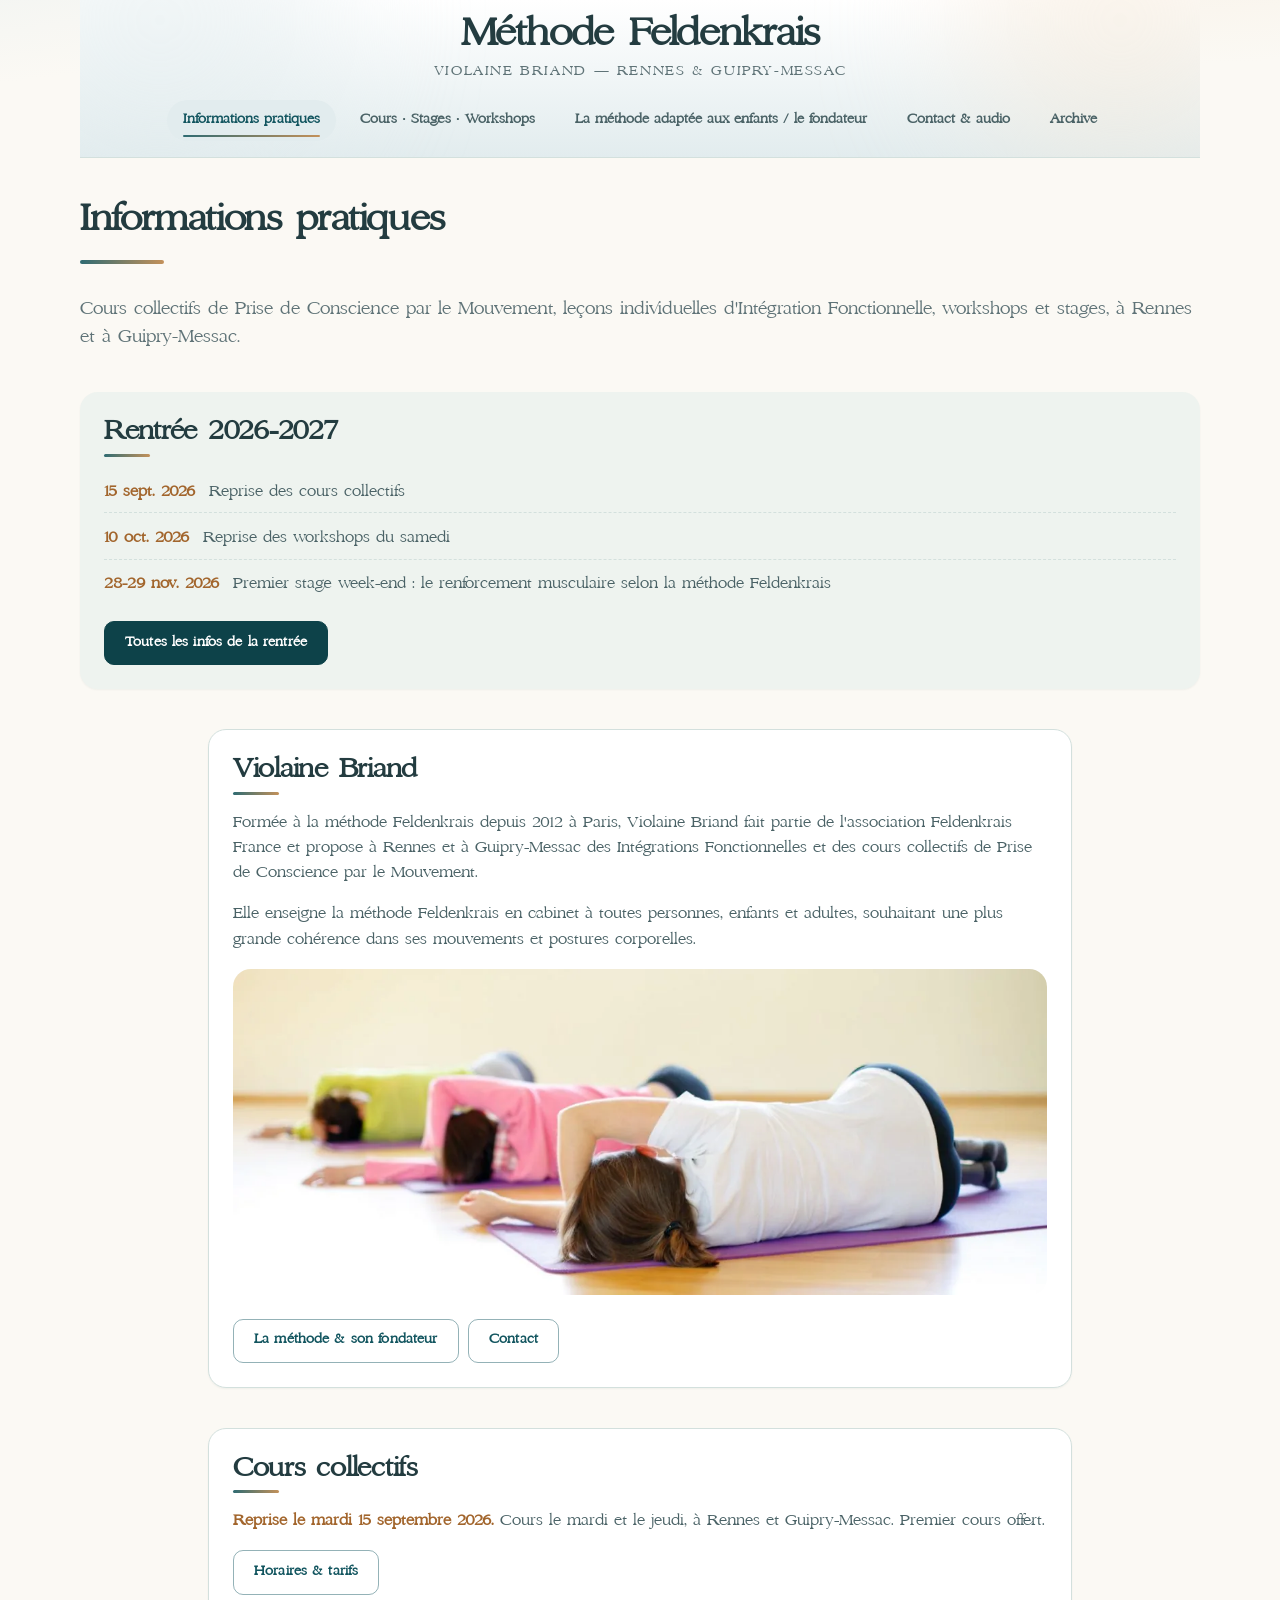
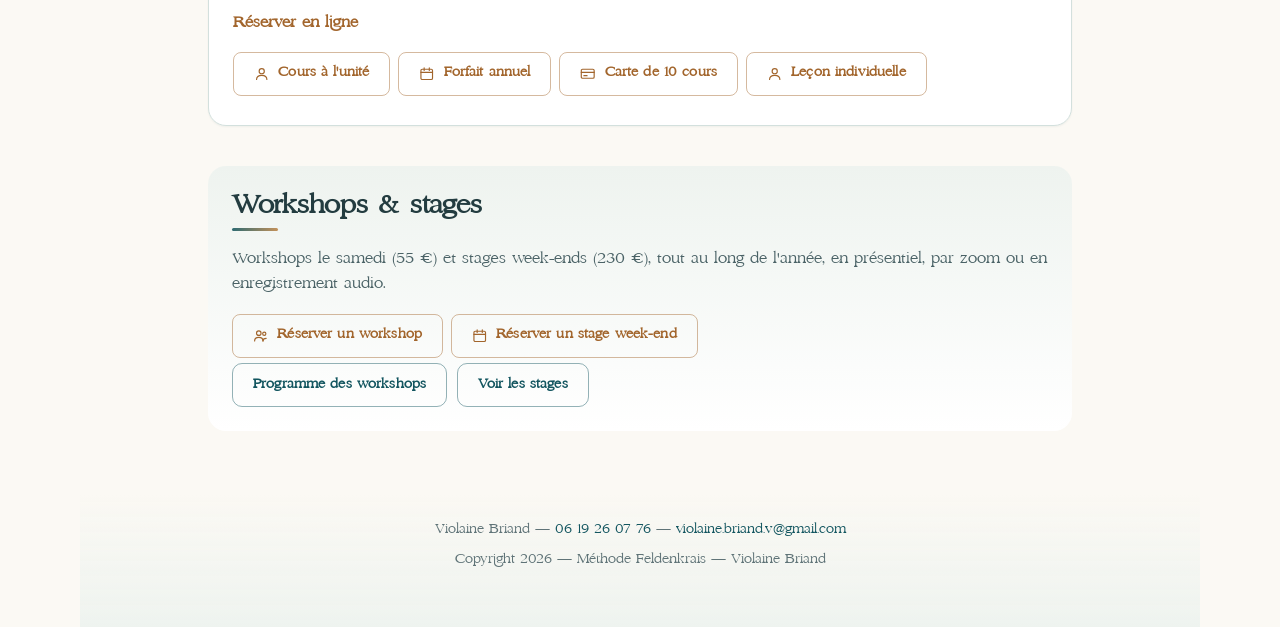
<file: index.html>
<!DOCTYPE html>
<html lang="fr">
<head>
  <meta charset="UTF-8">
  <meta name="viewport" content="width=device-width, initial-scale=1, viewport-fit=cover">
  <title>Feldenkrais à Rennes : cours, ateliers et tarifs — Violaine Briand</title>
  <meta name="description" content="Cours collectifs et leçons individuelles de la méthode Feldenkrais à Rennes et Guipry-Messac avec Violaine Briand. Horaires, tarifs, workshops 2026-2027 et stages.">
  <link rel="canonical" href="https://www.violainebriand.com/">
  <meta property="og:title" content="Feldenkrais à Rennes : cours, ateliers et tarifs — Violaine Briand">
  <meta property="og:description" content="Cours collectifs et leçons individuelles de la méthode Feldenkrais à Rennes avec Violaine Briand.">
  <meta property="og:type" content="website">
  <meta property="og:url" content="https://www.violainebriand.com/">
  <meta property="og:locale" content="fr_FR">
  <meta property="og:image" content="https://www.violainebriand.com/assets/images/cours-collectif-photo.jpg">
  <meta name="twitter:card" content="summary_large_image">
  <meta name="theme-color" content="#12555f">
  <link rel="icon" href="assets/images/favicon.svg" type="image/svg+xml">
  <link rel="preload" href="assets/fonts/Benefits.woff2" as="font" type="font/woff2" crossorigin>
  <link rel="stylesheet" href="assets/css/style.css?v=20260914b">
  <script src="assets/js/main.js?v=20260914b" defer></script>
  <script type="application/ld+json">
  {
    "@context": "https://schema.org",
    "@type": "HealthAndBeautyBusiness",
    "name": "Méthode Feldenkrais — Violaine Briand",
    "description": "Cours collectifs et leçons individuelles de la méthode Feldenkrais à Rennes et Guipry-Messac.",
    "url": "https://www.violainebriand.com/",
    "telephone": "+33619260776",
    "email": "violaine.briand.v@gmail.com",
    "address": {
      "@type": "PostalAddress",
      "streetAddress": "33 avenue Jean Janvier",
      "addressLocality": "Rennes",
      "postalCode": "35000",
      "addressCountry": "FR"
    },
    "areaServed": ["Rennes", "Guipry-Messac"]
  }
  </script>
</head>
<body>
  <div id="page">
    <a class="skip-link" href="#main">Aller au contenu</a>

    <header id="masthead" class="site-header">
      <div class="site-branding">
        <a href="index.html" rel="home">
          <span class="site-title">Méthode Feldenkrais</span>
        </a>
        <p class="site-description">Violaine Briand — Rennes &amp; Guipry-Messac</p>
      </div>

      <nav id="site-navigation" class="main-navigation" aria-label="Navigation principale">
        <div class="menu">
          <ul id="primary-menu">
            <li class="page_item current_page_item"><a href="index.html" aria-current="page">Informations pratiques</a></li>
            <li class="page_item"><a href="stage.html">Cours · Stages · Workshops</a></li>
            <li class="page_item"><a href="methode.html">La méthode adaptée aux enfants / le fondateur</a></li>
            <li class="page_item"><a href="contact.html">Contact &amp; audio</a></li>
            <li class="page_item"><a href="actualite.html">Archive</a></li>
          </ul>
        </div>
      </nav>
    </header>

    <main id="main" class="site-content">
      <h1 class="page-title">Informations pratiques</h1>
      <p class="page-intro lead">Cours collectifs de Prise de Conscience par le Mouvement, leçons individuelles d'Intégration Fonctionnelle, workshops et stages, à Rennes et à Guipry-Messac.</p>

      <!-- Rentrée 2026-2027 -->
      <section class="card rentree" aria-labelledby="titre-rentree">
        <h2 class="widget-title" id="titre-rentree">Rentrée 2026-2027</h2>
        <ul class="event-list">
          <li><a href="stage.html"><span class="event-date">15 sept. 2026</span> Reprise des cours collectifs</a></li>
          <li><a href="stage.html"><span class="event-date">10 oct. 2026</span> Reprise des workshops du samedi</a></li>
          <li><a href="stage.html"><span class="event-date">28-29 nov. 2026</span> Premier stage week-end : le renforcement musculaire selon la méthode Feldenkrais</a></li>
        </ul>
        <p><a class="button button--primary" href="stage.html">Toutes les infos de la rentrée</a></p>
      </section>

      <div class="panel-grid home-grid">

        <!-- Bloc 1 : présentation -->
        <section class="card" aria-labelledby="titre-violaine">
          <h2 class="widget-title" id="titre-violaine">Violaine Briand</h2>
          <p>Formée à la méthode Feldenkrais depuis 2012 à Paris, Violaine Briand fait partie de l'association Feldenkrais France et propose à Rennes et à Guipry-Messac des Intégrations Fonctionnelles et des cours collectifs de Prise de Conscience par le Mouvement.</p>
          <p>Elle enseigne la méthode Feldenkrais en cabinet à toutes personnes, enfants et adultes, souhaitant une plus grande cohérence dans ses mouvements et postures corporelles.</p>

          <picture>
            <source srcset="assets/images/cours-collectif-photo.webp" type="image/webp">
            <img src="assets/images/cours-collectif-photo.jpg" alt="Cours collectif de méthode Feldenkrais à Rennes" width="1200" height="480" fetchpriority="high" decoding="async">
          </picture>

          <p class="mt-md button-row">
            <a class="button" href="methode.html">La méthode &amp; son fondateur</a>
            <a class="button" href="contact.html">Contact</a>
          </p>
        </section>

        <!-- Bloc 2 : cours collectifs -->
        <section class="card" aria-labelledby="titre-cours">
          <h2 class="widget-title" id="titre-cours">Cours collectifs</h2>
          <p><strong class="accent">Reprise le mardi 15 septembre 2026.</strong> Cours le mardi et le jeudi, à Rennes et Guipry-Messac. Premier cours offert.</p>
          <p><a class="button" href="stage.html">Horaires &amp; tarifs</a></p>

          <p><strong class="accent">Réserver en ligne</strong></p>
          <ul class="pay-list">
            <li><a class="button" href="https://buy.stripe.com/00wbJ1fwV6Mp73d62WgrS01" target="_blank" rel="noopener"><svg class="pay-icon" viewBox="0 0 24 24" fill="none" stroke="currentColor" stroke-width="1.8" stroke-linecap="round" stroke-linejoin="round" aria-hidden="true"><circle cx="12" cy="8" r="4"/><path d="M4 21c0-4 3.5-6.5 8-6.5s8 2.5 8 6.5"/></svg> Cours à l'unité</a></li>
            <li><a class="button" href="https://buy.stripe.com/3cI3cvckJ8Ux73d1MGgrS02" target="_blank" rel="noopener"><svg class="pay-icon" viewBox="0 0 24 24" fill="none" stroke="currentColor" stroke-width="1.8" stroke-linecap="round" stroke-linejoin="round" aria-hidden="true"><rect x="3" y="5" width="18" height="16" rx="2"/><path d="M3 10h18M8 3v4M16 3v4"/></svg> Forfait annuel</a></li>
            <li><a class="button" href="https://buy.stripe.com/28EeVd2K9daNbjt770grS03" target="_blank" rel="noopener"><svg class="pay-icon" viewBox="0 0 24 24" fill="none" stroke="currentColor" stroke-width="1.8" stroke-linecap="round" stroke-linejoin="round" aria-hidden="true"><rect x="2" y="5" width="20" height="14" rx="2"/><path d="M2 10h20M6 15h5"/></svg> Carte de 10 cours</a></li>
            <li><a class="button" href="https://buy.stripe.com/7sY9AT98x0o1evF9f8grS05" target="_blank" rel="noopener"><svg class="pay-icon" viewBox="0 0 24 24" fill="none" stroke="currentColor" stroke-width="1.8" stroke-linecap="round" stroke-linejoin="round" aria-hidden="true"><circle cx="12" cy="8" r="4"/><path d="M4 21c0-4 3.5-6.5 8-6.5s8 2.5 8 6.5"/></svg> Leçon individuelle</a></li>
          </ul>
        </section>

        <!-- Bloc 3 : workshops & stages -->
        <section class="card card-soft" aria-labelledby="titre-workshops">
          <h2 class="widget-title" id="titre-workshops">Workshops &amp; stages</h2>
          <p>Workshops le samedi (55 €) et stages week-ends (230 €), tout au long de l'année, en présentiel, par zoom ou en enregistrement audio.</p>
          <ul class="pay-list">
            <li><a class="button" href="https://buy.stripe.com/7sY7sL0C11s55Z962WgrS04" target="_blank" rel="noopener"><svg class="pay-icon" viewBox="0 0 24 24" fill="none" stroke="currentColor" stroke-width="1.8" stroke-linecap="round" stroke-linejoin="round" aria-hidden="true"><circle cx="9" cy="8" r="3.5"/><path d="M2.5 20c0-3.5 3-5.5 6.5-5.5s6.5 2 6.5 5.5"/><circle cx="17.5" cy="9" r="2.5"/><path d="M15.5 20c0-2.5 2-4 5-4"/></svg> Réserver un workshop</a></li>
            <li><a class="button" href="https://buy.stripe.com/5kQcN5esRc6J3R10ICgrS0b" target="_blank" rel="noopener"><svg class="pay-icon" viewBox="0 0 24 24" fill="none" stroke="currentColor" stroke-width="1.8" stroke-linecap="round" stroke-linejoin="round" aria-hidden="true"><rect x="3" y="5" width="18" height="16" rx="2"/><path d="M3 10h18M8 3v4M16 3v4"/></svg> Réserver un stage week-end</a></li>
          </ul>
          <p class="button-row">
            <a class="button" href="stage.html">Programme des workshops</a>
            <a class="button" href="stage.html">Voir les stages</a>
          </p>
        </section>

      </div>
    </main>

    <footer id="colophon" class="site-footer">
      <p class="footer-contact site-info">
        Violaine Briand — <a href="tel:+33619260776">06 19 26 07 76</a> —
        <a href="mailto:violaine.briand.v@gmail.com">violaine.briand.v@gmail.com</a>
      </p>
      <p class="site-info">Copyright 2026 — Méthode Feldenkrais — Violaine Briand</p>
    </footer>
  </div>
</body>
</html>
</file>
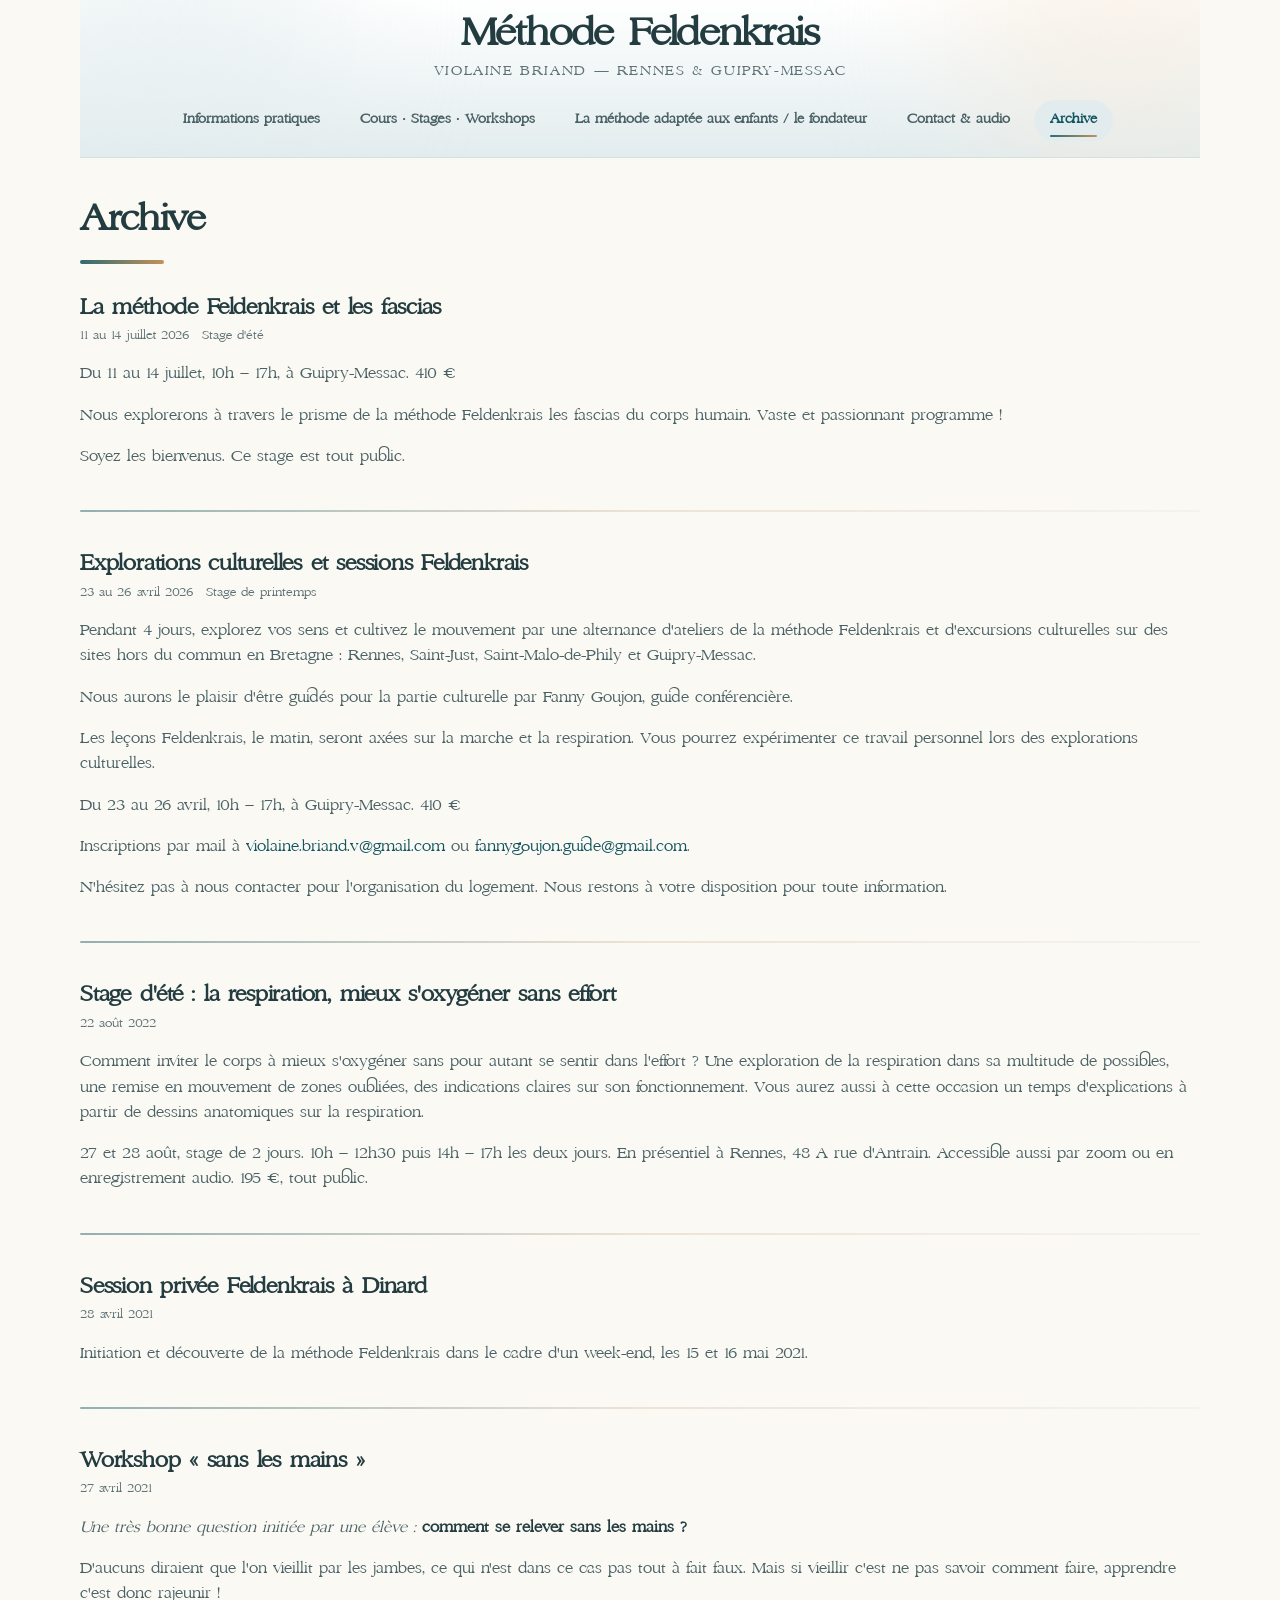
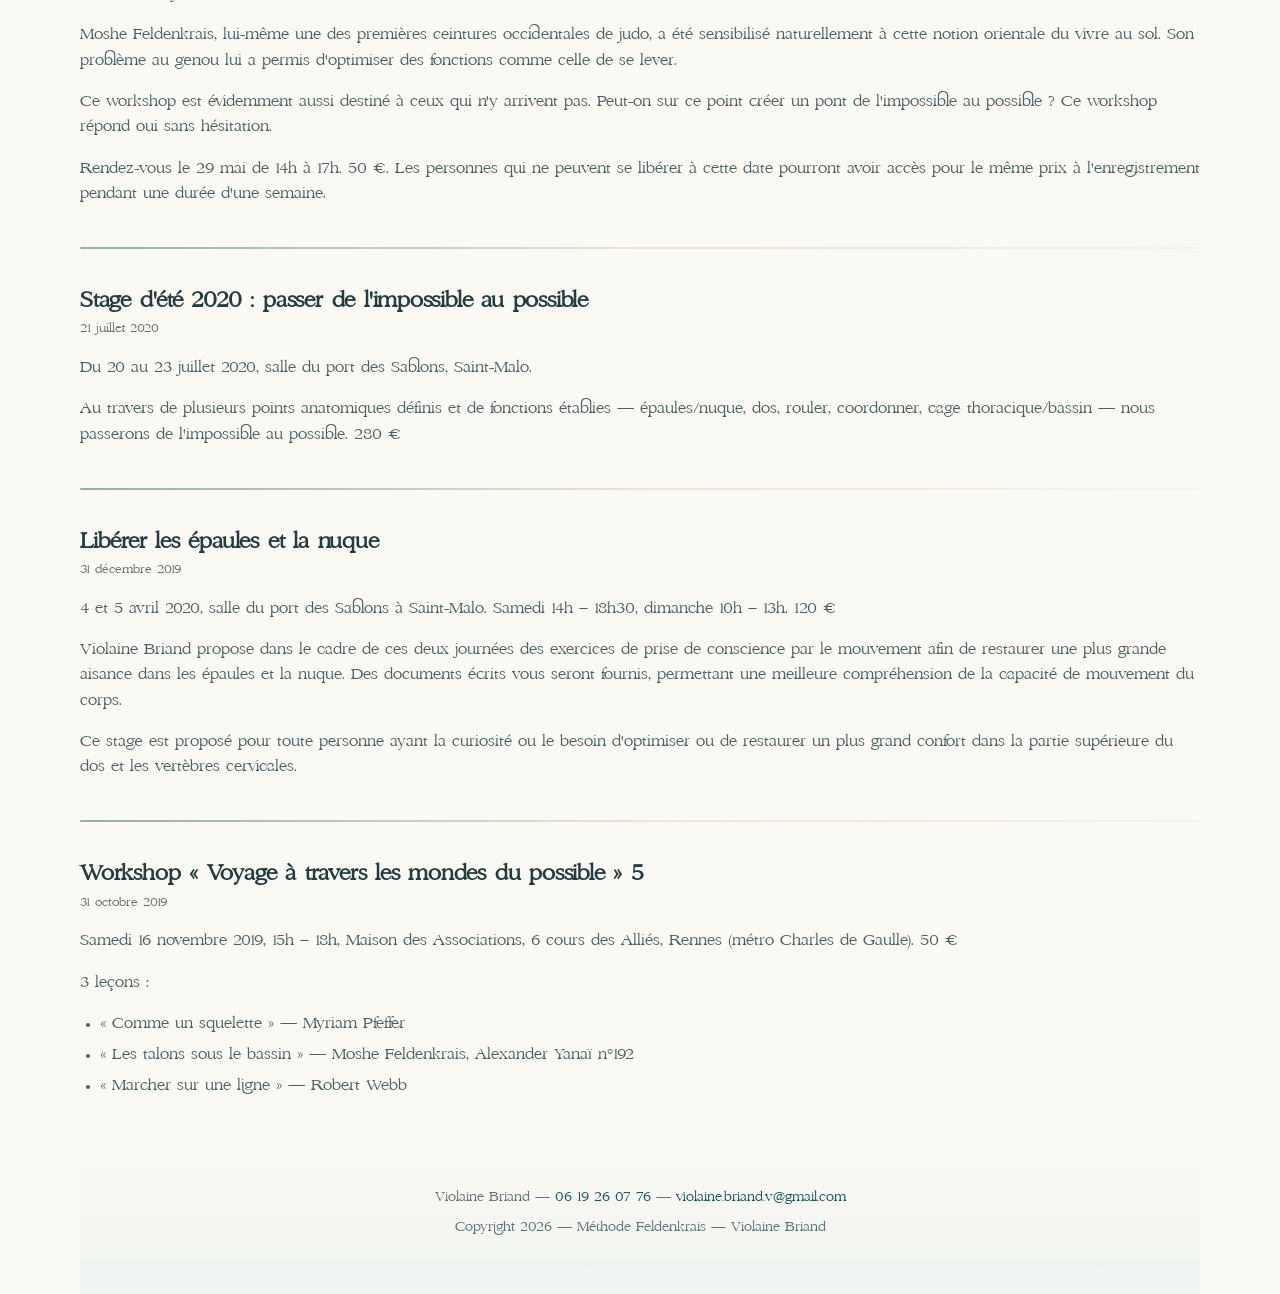
<file: actualite.html>
<!DOCTYPE html>
<html lang="fr">
<head>
  <meta charset="UTF-8">
  <meta name="viewport" content="width=device-width, initial-scale=1, viewport-fit=cover">
  <title>Archive — Méthode Feldenkrais, Violaine Briand</title>
  <meta name="description" content="Archives des stages et workshops de la méthode Feldenkrais à Rennes avec Violaine Briand.">
  <link rel="canonical" href="https://www.violainebriand.com/actualite.html">
  <meta property="og:title" content="Archive — Méthode Feldenkrais">
  <meta property="og:description" content="Archives des stages et workshops de la méthode Feldenkrais à Rennes.">
  <meta property="og:type" content="website">
  <meta property="og:url" content="https://www.violainebriand.com/actualite.html">
  <meta property="og:locale" content="fr_FR">
  <meta property="og:image" content="https://www.violainebriand.com/assets/images/cours-collectif-photo.jpg">
  <meta name="twitter:card" content="summary_large_image">
  <meta name="theme-color" content="#12555f">
  <link rel="icon" href="assets/images/favicon.svg" type="image/svg+xml">
  <link rel="preload" href="assets/fonts/Benefits.woff2" as="font" type="font/woff2" crossorigin>
  <link rel="stylesheet" href="assets/css/style.css?v=20260914b">
  <script src="assets/js/main.js?v=20260914b" defer></script>
</head>
<body class="blog">
  <div id="page">
    <a class="skip-link" href="#main">Aller au contenu</a>

    <header id="masthead" class="site-header">
      <div class="site-branding">
        <a href="index.html" rel="home">
          <span class="site-title">Méthode Feldenkrais</span>
        </a>
        <p class="site-description">Violaine Briand — Rennes &amp; Guipry-Messac</p>
      </div>

      <nav id="site-navigation" class="main-navigation" aria-label="Navigation principale">
        <div class="menu">
          <ul id="primary-menu">
            <li class="page_item"><a href="index.html">Informations pratiques</a></li>
            <li class="page_item"><a href="stage.html">Cours · Stages · Workshops</a></li>
            <li class="page_item"><a href="methode.html">La méthode adaptée aux enfants / le fondateur</a></li>
            <li class="page_item"><a href="contact.html">Contact &amp; audio</a></li>
            <li class="page_item current_page_item"><a href="actualite.html" aria-current="page">Archive</a></li>
          </ul>
        </div>
      </nav>
    </header>

    <main id="main" class="site-content">
      <h1 class="page-title">Archive</h1>

      <article class="post">
        <header class="entry-header">
          <h2 class="entry-title">La méthode Feldenkrais et les fascias</h2>
          <div class="entry-meta">
            <time datetime="2026-07-11">11 au 14 juillet 2026</time>
            <span>Stage d'été</span>
          </div>
        </header>
        <div class="entry-content">
          <p>Du 11 au 14 juillet, 10h – 17h, à Guipry-Messac. 410 €</p>
          <p>Nous explorerons à travers le prisme de la méthode Feldenkrais les fascias du corps humain. Vaste et passionnant programme !</p>
          <p>Soyez les bienvenus. Ce stage est tout public.</p>
        </div>
      </article>

      <article class="post">
        <header class="entry-header">
          <h2 class="entry-title">Explorations culturelles et sessions Feldenkrais</h2>
          <div class="entry-meta">
            <time datetime="2026-04-23">23 au 26 avril 2026</time>
            <span>Stage de printemps</span>
          </div>
        </header>
        <div class="entry-content">
          <p>Pendant 4 jours, explorez vos sens et cultivez le mouvement par une alternance d'ateliers de la méthode Feldenkrais et d'excursions culturelles sur des sites hors du commun en Bretagne : Rennes, Saint-Just, Saint-Malo-de-Phily et Guipry-Messac.</p>
          <p>Nous aurons le plaisir d'être guidés pour la partie culturelle par Fanny Goujon, guide conférencière.</p>
          <p>Les leçons Feldenkrais, le matin, seront axées sur la marche et la respiration. Vous pourrez expérimenter ce travail personnel lors des explorations culturelles.</p>
          <p>Du 23 au 26 avril, 10h – 17h, à Guipry-Messac. 410 €</p>
          <p>Inscriptions par mail à <a href="mailto:violaine.briand.v@gmail.com">violaine.briand.v@gmail.com</a> ou <a href="mailto:fannygoujon.guide@gmail.com">fannygoujon.guide@gmail.com</a>.</p>
          <p>N'hésitez pas à nous contacter pour l'organisation du logement. Nous restons à votre disposition pour toute information.</p>
        </div>
      </article>

      <article class="post">
        <header class="entry-header">
          <h2 class="entry-title">Stage d'été : la respiration, mieux s'oxygéner sans effort</h2>
          <div class="entry-meta">
            <time datetime="2022-08-22">22 août 2022</time>
          </div>
        </header>
        <div class="entry-content">
          <p>Comment inviter le corps à mieux s'oxygéner sans pour autant se sentir dans l'effort ? Une exploration de la respiration dans sa multitude de possibles, une remise en mouvement de zones oubliées, des indications claires sur son fonctionnement. Vous aurez aussi à cette occasion un temps d'explications à partir de dessins anatomiques sur la respiration.</p>
          <p>27 et 28 août, stage de 2 jours. 10h – 12h30 puis 14h – 17h les deux jours. En présentiel à Rennes, 48 A rue d'Antrain. Accessible aussi par zoom ou en enregistrement audio. 195 €, tout public.</p>
        </div>
      </article>

      <article class="post">
        <header class="entry-header">
          <h2 class="entry-title">Session privée Feldenkrais à Dinard</h2>
          <div class="entry-meta">
            <time datetime="2021-04-28">28 avril 2021</time>
          </div>
        </header>
        <div class="entry-content">
          <p>Initiation et découverte de la méthode Feldenkrais dans le cadre d'un week-end, les 15 et 16 mai 2021.</p>
        </div>
      </article>

      <article class="post">
        <header class="entry-header">
          <h2 class="entry-title">Workshop « sans les mains »</h2>
          <div class="entry-meta">
            <time datetime="2021-04-27">27 avril 2021</time>
          </div>
        </header>
        <div class="entry-content">
          <p><em>Une très bonne question initiée par une élève :</em> <strong>comment se relever sans les mains ?</strong></p>
          <p>D'aucuns diraient que l'on vieillit par les jambes, ce qui n'est dans ce cas pas tout à fait faux. Mais si vieillir c'est ne pas savoir comment faire, apprendre c'est donc rajeunir !</p>
          <p>Moshe Feldenkrais, lui-même une des premières ceintures occidentales de judo, a été sensibilisé naturellement à cette notion orientale du vivre au sol. Son problème au genou lui a permis d'optimiser des fonctions comme celle de se lever.</p>
          <p>Ce workshop est évidemment aussi destiné à ceux qui n'y arrivent pas. Peut-on sur ce point créer un pont de l'impossible au possible ? Ce workshop répond oui sans hésitation.</p>
          <p>Rendez-vous le 29 mai de 14h à 17h. 50 €. Les personnes qui ne peuvent se libérer à cette date pourront avoir accès pour le même prix à l'enregistrement pendant une durée d'une semaine.</p>
        </div>
      </article>

      <article class="post">
        <header class="entry-header">
          <h2 class="entry-title">Stage d'été 2020 : passer de l'impossible au possible</h2>
          <div class="entry-meta">
            <time datetime="2020-07-21">21 juillet 2020</time>
          </div>
        </header>
        <div class="entry-content">
          <p>Du 20 au 23 juillet 2020, salle du port des Sablons, Saint-Malo.</p>
          <p>Au travers de plusieurs points anatomiques définis et de fonctions établies — épaules/nuque, dos, rouler, coordonner, cage thoracique/bassin — nous passerons de l'impossible au possible. 280 €</p>
        </div>
      </article>

      <article class="post">
        <header class="entry-header">
          <h2 class="entry-title">Libérer les épaules et la nuque</h2>
          <div class="entry-meta">
            <time datetime="2019-12-31">31 décembre 2019</time>
          </div>
        </header>
        <div class="entry-content">
          <p>4 et 5 avril 2020, salle du port des Sablons à Saint-Malo. Samedi 14h – 18h30, dimanche 10h – 13h. 120 €</p>
          <p>Violaine Briand propose dans le cadre de ces deux journées des exercices de prise de conscience par le mouvement afin de restaurer une plus grande aisance dans les épaules et la nuque. Des documents écrits vous seront fournis, permettant une meilleure compréhension de la capacité de mouvement du corps.</p>
          <p>Ce stage est proposé pour toute personne ayant la curiosité ou le besoin d'optimiser ou de restaurer un plus grand confort dans la partie supérieure du dos et les vertèbres cervicales.</p>
        </div>
      </article>

      <article class="post">
        <header class="entry-header">
          <h2 class="entry-title">Workshop « Voyage à travers les mondes du possible » 5</h2>
          <div class="entry-meta">
            <time datetime="2019-10-31">31 octobre 2019</time>
          </div>
        </header>
        <div class="entry-content">
          <p>Samedi 16 novembre 2019, 15h – 18h, Maison des Associations, 6 cours des Alliés, Rennes (métro Charles de Gaulle). 50 €</p>
          <p>3 leçons :</p>
          <ul>
            <li>« Comme un squelette » — Myriam Pfeffer</li>
            <li>« Les talons sous le bassin » — Moshe Feldenkrais, Alexander Yanaï n°192</li>
            <li>« Marcher sur une ligne » — Robert Webb</li>
          </ul>
        </div>
      </article>

    </main>

    <footer id="colophon" class="site-footer">
      <p class="footer-contact site-info">
        Violaine Briand — <a href="tel:+33619260776">06 19 26 07 76</a> —
        <a href="mailto:violaine.briand.v@gmail.com">violaine.briand.v@gmail.com</a>
      </p>
      <p class="site-info">Copyright 2026 — Méthode Feldenkrais — Violaine Briand</p>
    </footer>
  </div>
</body>
</html>
</file>
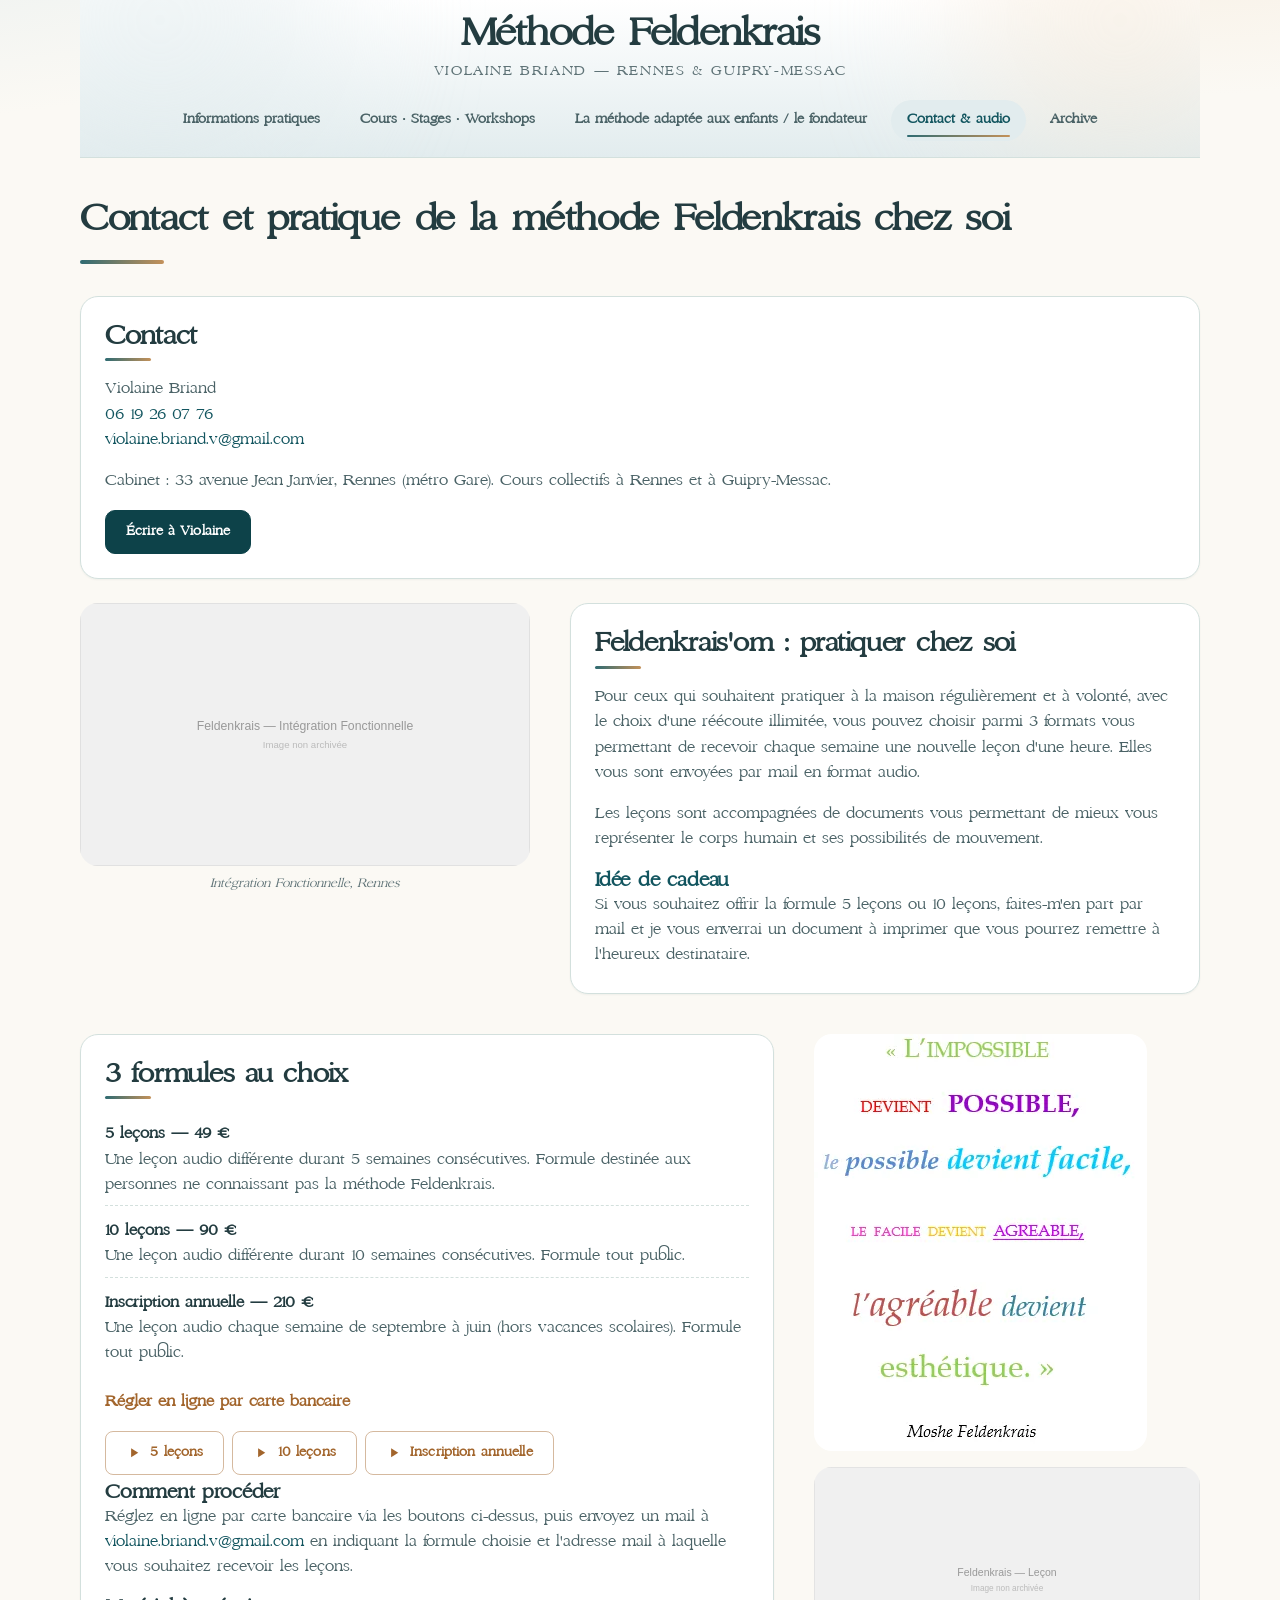
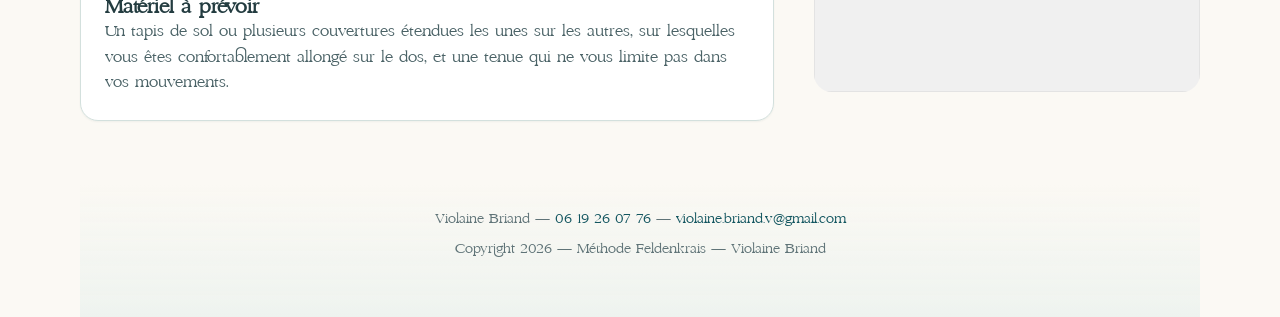
<file: contact.html>
<!DOCTYPE html>
<html lang="fr">
<head>
  <meta charset="UTF-8">
  <meta name="viewport" content="width=device-width, initial-scale=1, viewport-fit=cover">
  <title>Contact et cours audio à domicile — Méthode Feldenkrais, Violaine Briand</title>
  <meta name="description" content="Contactez Violaine Briand, praticienne Feldenkrais à Rennes. Feldenkrais'om : leçons audio hebdomadaires à pratiquer chez soi, 3 formules au choix.">
  <link rel="canonical" href="https://www.violainebriand.com/contact.html">
  <meta property="og:title" content="Contact / Pratiquer la méthode Feldenkrais chez soi">
  <meta property="og:description" content="Contact et cours audio Feldenkrais à domicile avec Violaine Briand.">
  <meta property="og:type" content="article">
  <meta property="og:url" content="https://www.violainebriand.com/contact.html">
  <meta property="og:locale" content="fr_FR">
  <meta property="og:image" content="https://www.violainebriand.com/assets/images/cours-collectif-photo.jpg">
  <meta name="twitter:card" content="summary_large_image">
  <meta name="theme-color" content="#12555f">
  <link rel="icon" href="assets/images/favicon.svg" type="image/svg+xml">
  <link rel="preload" href="assets/fonts/Benefits.woff2" as="font" type="font/woff2" crossorigin>
  <link rel="stylesheet" href="assets/css/style.css?v=20260914b">
  <script src="assets/js/main.js?v=20260914b" defer></script>
</head>
<body>
  <div id="page">
    <a class="skip-link" href="#main">Aller au contenu</a>

    <header id="masthead" class="site-header">
      <div class="site-branding">
        <a href="index.html" rel="home">
          <span class="site-title">Méthode Feldenkrais</span>
        </a>
        <p class="site-description">Violaine Briand — Rennes &amp; Guipry-Messac</p>
      </div>

      <nav id="site-navigation" class="main-navigation" aria-label="Navigation principale">
        <div class="menu">
          <ul id="primary-menu">
            <li class="page_item"><a href="index.html">Informations pratiques</a></li>
            <li class="page_item"><a href="stage.html">Cours · Stages · Workshops</a></li>
            <li class="page_item"><a href="methode.html">La méthode adaptée aux enfants / le fondateur</a></li>
            <li class="page_item current_page_item"><a href="contact.html" aria-current="page">Contact &amp; audio</a></li>
            <li class="page_item"><a href="actualite.html">Archive</a></li>
          </ul>
        </div>
      </nav>
    </header>

    <main id="main" class="site-content">
      <h1 class="page-title">Contact et pratique de la méthode Feldenkrais chez soi</h1>

      <section class="card mb-md" aria-labelledby="titre-contact">
        <h2 class="widget-title" id="titre-contact">Contact</h2>
        <p>
          Violaine Briand<br>
          <a href="tel:+33619260776">06 19 26 07 76</a><br>
          <a href="mailto:violaine.briand.v@gmail.com">violaine.briand.v@gmail.com</a>
        </p>
        <p>Cabinet : 33 avenue Jean Janvier, Rennes (métro Gare). Cours collectifs à Rennes et à Guipry-Messac.</p>
        <p><a class="button button--primary" href="mailto:violaine.briand.v@gmail.com">Écrire à Violaine</a></p>
      </section>

      <div class="panel-grid contact-grid">
        <div>
          <figure>
            <img src="assets/images/iff-contemp.svg" alt="Séance d'Intégration Fonctionnelle Feldenkrais à Rennes" width="514" height="300" loading="lazy" decoding="async">
            <figcaption>Intégration Fonctionnelle, Rennes</figcaption>
          </figure>
        </div>
        <section class="card" aria-labelledby="titre-om">
          <h2 class="widget-title" id="titre-om">Feldenkrais'om : pratiquer chez soi</h2>
          <p>Pour ceux qui souhaitent pratiquer à la maison régulièrement et à volonté, avec le choix d'une réécoute illimitée, vous pouvez choisir parmi 3 formats vous permettant de recevoir chaque semaine une nouvelle leçon d'une heure. Elles vous sont envoyées par mail en format audio.</p>
          <p>Les leçons sont accompagnées de documents vous permettant de mieux vous représenter le corps humain et ses possibilités de mouvement.</p>
          <h3 class="highlight">Idée de cadeau</h3>
          <p>Si vous souhaitez offrir la formule 5 leçons ou 10 leçons, faites-m'en part par mail et je vous enverrai un document à imprimer que vous pourrez remettre à l'heureux destinataire.</p>
        </section>
      </div>

      <div class="panel-grid contact-grid-alt">
        <section class="card" aria-labelledby="titre-formules">
          <h2 class="widget-title" id="titre-formules">3 formules au choix</h2>
          <ul class="info-list">
            <li><strong>5 leçons — 49 €</strong><br>Une leçon audio différente durant 5 semaines consécutives. Formule destinée aux personnes ne connaissant pas la méthode Feldenkrais.</li>
            <li><strong>10 leçons — 90 €</strong><br>Une leçon audio différente durant 10 semaines consécutives. Formule tout public.</li>
            <li><strong>Inscription annuelle — 210 €</strong><br>Une leçon audio chaque semaine de septembre à juin (hors vacances scolaires). Formule tout public.</li>
          </ul>

          <p><strong class="accent">Régler en ligne par carte bancaire</strong></p>
          <ul class="pay-list">
            <li><a class="button" href="https://buy.stripe.com/bJe7sLdoNgmZevF3UOgrS08" target="_blank" rel="noopener"><svg class="pay-icon" viewBox="0 0 24 24" fill="currentColor" aria-hidden="true"><path d="M8 5v14l11-7z"/></svg> 5 leçons</a></li>
            <li><a class="button" href="https://buy.stripe.com/8x23cvdoN2w99blbnggrS09" target="_blank" rel="noopener"><svg class="pay-icon" viewBox="0 0 24 24" fill="currentColor" aria-hidden="true"><path d="M8 5v14l11-7z"/></svg> 10 leçons</a></li>
            <li><a class="button" href="https://buy.stripe.com/cNi7sL98x9YBbjtezsgrS0a" target="_blank" rel="noopener"><svg class="pay-icon" viewBox="0 0 24 24" fill="currentColor" aria-hidden="true"><path d="M8 5v14l11-7z"/></svg> Inscription annuelle</a></li>
          </ul>

          <h3>Comment procéder</h3>
          <p>Réglez en ligne par carte bancaire via les boutons ci-dessus, puis envoyez un mail à <a href="mailto:violaine.briand.v@gmail.com">violaine.briand.v@gmail.com</a> en indiquant la formule choisie et l'adresse mail à laquelle vous souhaitez recevoir les leçons.</p>

          <h3>Matériel à prévoir</h3>
          <p>Un tapis de sol ou plusieurs couvertures étendues les unes sur les autres, sur lesquelles vous êtes confortablement allongé sur le dos, et une tenue qui ne vous limite pas dans vos mouvements.</p>
        </section>

        <div>
          <picture>
            <source srcset="assets/images/capture.webp" type="image/webp">
            <img src="assets/images/capture.png" alt="Citation sur la méthode Feldenkrais" width="333" height="417" loading="lazy" decoding="async">
          </picture>
          <img src="assets/images/feldenkrais-li.svg" alt="Leçon collective de méthode Feldenkrais" width="514" height="300" loading="lazy" decoding="async" class="mt-sm">
        </div>
      </div>
    </main>

    <footer id="colophon" class="site-footer">
      <p class="footer-contact site-info">
        Violaine Briand — <a href="tel:+33619260776">06 19 26 07 76</a> —
        <a href="mailto:violaine.briand.v@gmail.com">violaine.briand.v@gmail.com</a>
      </p>
      <p class="site-info">Copyright 2026 — Méthode Feldenkrais — Violaine Briand</p>
    </footer>
  </div>
</body>
</html>
</file>
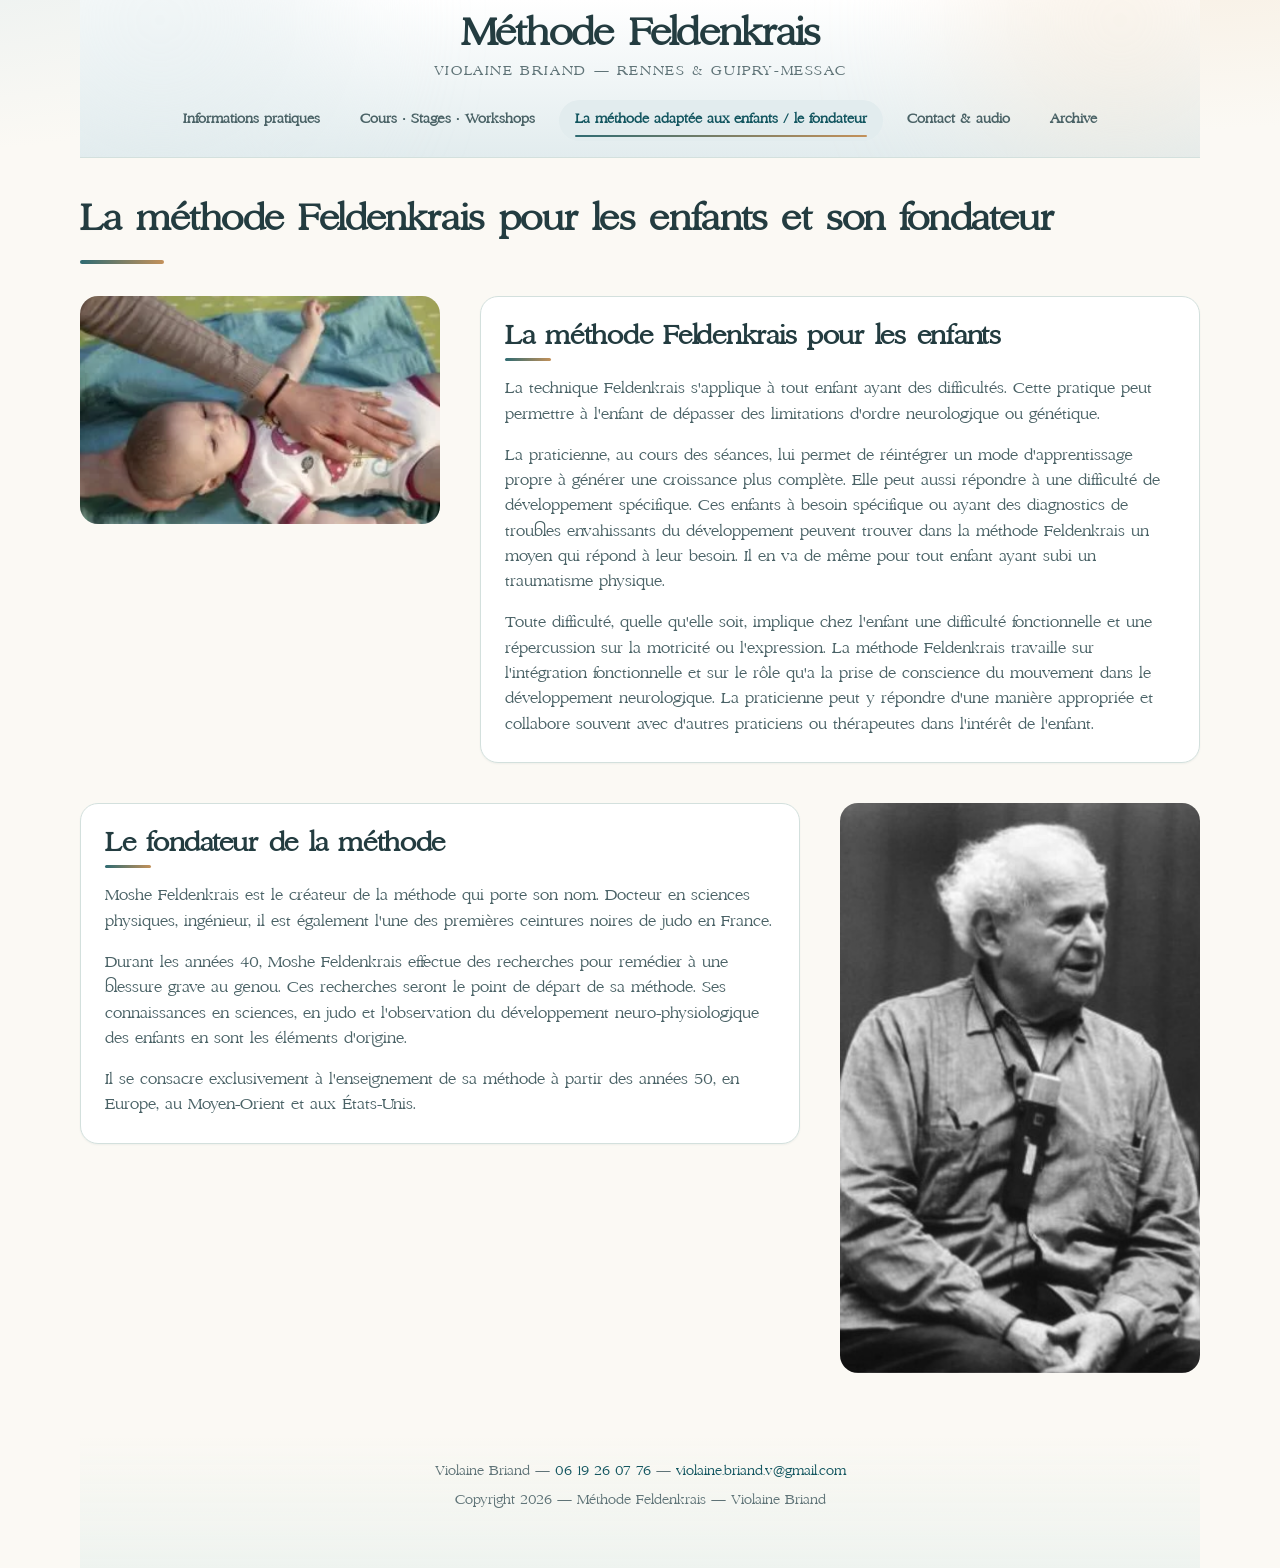
<file: methode.html>
<!DOCTYPE html>
<html lang="fr">
<head>
  <meta charset="UTF-8">
  <meta name="viewport" content="width=device-width, initial-scale=1, viewport-fit=cover">
  <title>La méthode Feldenkrais pour les enfants et son fondateur — Violaine Briand</title>
  <meta name="description" content="La méthode Feldenkrais pour les enfants : intégration fonctionnelle, développement neurologique. Portrait de Moshe Feldenkrais, fondateur de la méthode.">
  <link rel="canonical" href="https://www.violainebriand.com/methode.html">
  <meta property="og:title" content="La méthode Feldenkrais pour les enfants / Son fondateur">
  <meta property="og:description" content="Découvrez la méthode Feldenkrais pour les enfants et son fondateur Moshe Feldenkrais.">
  <meta property="og:type" content="article">
  <meta property="og:url" content="https://www.violainebriand.com/methode.html">
  <meta property="og:locale" content="fr_FR">
  <meta property="og:image" content="https://www.violainebriand.com/assets/images/cours-collectif-photo.jpg">
  <meta name="twitter:card" content="summary_large_image">
  <meta name="theme-color" content="#12555f">
  <link rel="icon" href="assets/images/favicon.svg" type="image/svg+xml">
  <link rel="preload" href="assets/fonts/Benefits.woff2" as="font" type="font/woff2" crossorigin>
  <link rel="stylesheet" href="assets/css/style.css?v=20260914b">
  <script src="assets/js/main.js?v=20260914b" defer></script>
</head>
<body>
  <div id="page">
    <a class="skip-link" href="#main">Aller au contenu</a>

    <header id="masthead" class="site-header">
      <div class="site-branding">
        <a href="index.html" rel="home">
          <span class="site-title">Méthode Feldenkrais</span>
        </a>
        <p class="site-description">Violaine Briand — Rennes &amp; Guipry-Messac</p>
      </div>

      <nav id="site-navigation" class="main-navigation" aria-label="Navigation principale">
        <div class="menu">
          <ul id="primary-menu">
            <li class="page_item"><a href="index.html">Informations pratiques</a></li>
            <li class="page_item"><a href="stage.html">Cours · Stages · Workshops</a></li>
            <li class="page_item current_page_item"><a href="methode.html" aria-current="page">La méthode adaptée aux enfants / le fondateur</a></li>
            <li class="page_item"><a href="contact.html">Contact &amp; audio</a></li>
            <li class="page_item"><a href="actualite.html">Archive</a></li>
          </ul>
        </div>
      </nav>
    </header>

    <main id="main" class="site-content">
      <h1 class="page-title">La méthode Feldenkrais pour les enfants et son fondateur</h1>

      <div class="panel-grid method-grid">
        <div>
          <picture>
            <source srcset="assets/images/bebe-fdk.webp" type="image/webp">
            <img src="assets/images/bebe-fdk.jpg" alt="Séance de méthode Feldenkrais avec un enfant" width="300" height="190" loading="lazy" decoding="async">
          </picture>
        </div>
        <section class="card" aria-labelledby="titre-enfants">
          <h2 class="widget-title" id="titre-enfants">La méthode Feldenkrais pour les enfants</h2>
          <p>La technique Feldenkrais s'applique à tout enfant ayant des difficultés. Cette pratique peut permettre à l'enfant de dépasser des limitations d'ordre neurologique ou génétique.</p>
          <p>La praticienne, au cours des séances, lui permet de réintégrer un mode d'apprentissage propre à générer une croissance plus complète. Elle peut aussi répondre à une difficulté de développement spécifique. Ces enfants à besoin spécifique ou ayant des diagnostics de troubles envahissants du développement peuvent trouver dans la méthode Feldenkrais un moyen qui répond à leur besoin. Il en va de même pour tout enfant ayant subi un traumatisme physique.</p>
          <p>Toute difficulté, quelle qu'elle soit, implique chez l'enfant une difficulté fonctionnelle et une répercussion sur la motricité ou l'expression. La méthode Feldenkrais travaille sur l'intégration fonctionnelle et sur le rôle qu'a la prise de conscience du mouvement dans le développement neurologique. La praticienne peut y répondre d'une manière appropriée et collabore souvent avec d'autres praticiens ou thérapeutes dans l'intérêt de l'enfant.</p>
        </section>
      </div>

      <div class="panel-grid method-grid-alt">
        <section class="card" aria-labelledby="titre-fondateur">
          <h2 class="widget-title" id="titre-fondateur">Le fondateur de la méthode</h2>
          <p>Moshe Feldenkrais est le créateur de la méthode qui porte son nom. Docteur en sciences physiques, ingénieur, il est également l'une des premières ceintures noires de judo en France.</p>
          <p>Durant les années 40, Moshe Feldenkrais effectue des recherches pour remédier à une blessure grave au genou. Ces recherches seront le point de départ de sa méthode. Ses connaissances en sciences, en judo et l'observation du développement neuro-physiologique des enfants en sont les éléments d'origine.</p>
          <p>Il se consacre exclusivement à l'enseignement de sa méthode à partir des années 50, en Europe, au Moyen-Orient et aux États-Unis.</p>
        </section>
        <div>
          <img src="assets/images/Photo-Feldenkrais.jpg" alt="Moshe Feldenkrais, fondateur de la méthode" width="362" height="573" loading="lazy" decoding="async">
        </div>
      </div>
    </main>

    <footer id="colophon" class="site-footer">
      <p class="footer-contact site-info">
        Violaine Briand — <a href="tel:+33619260776">06 19 26 07 76</a> —
        <a href="mailto:violaine.briand.v@gmail.com">violaine.briand.v@gmail.com</a>
      </p>
      <p class="site-info">Copyright 2026 — Méthode Feldenkrais — Violaine Briand</p>
    </footer>
  </div>
</body>
</html>
</file>
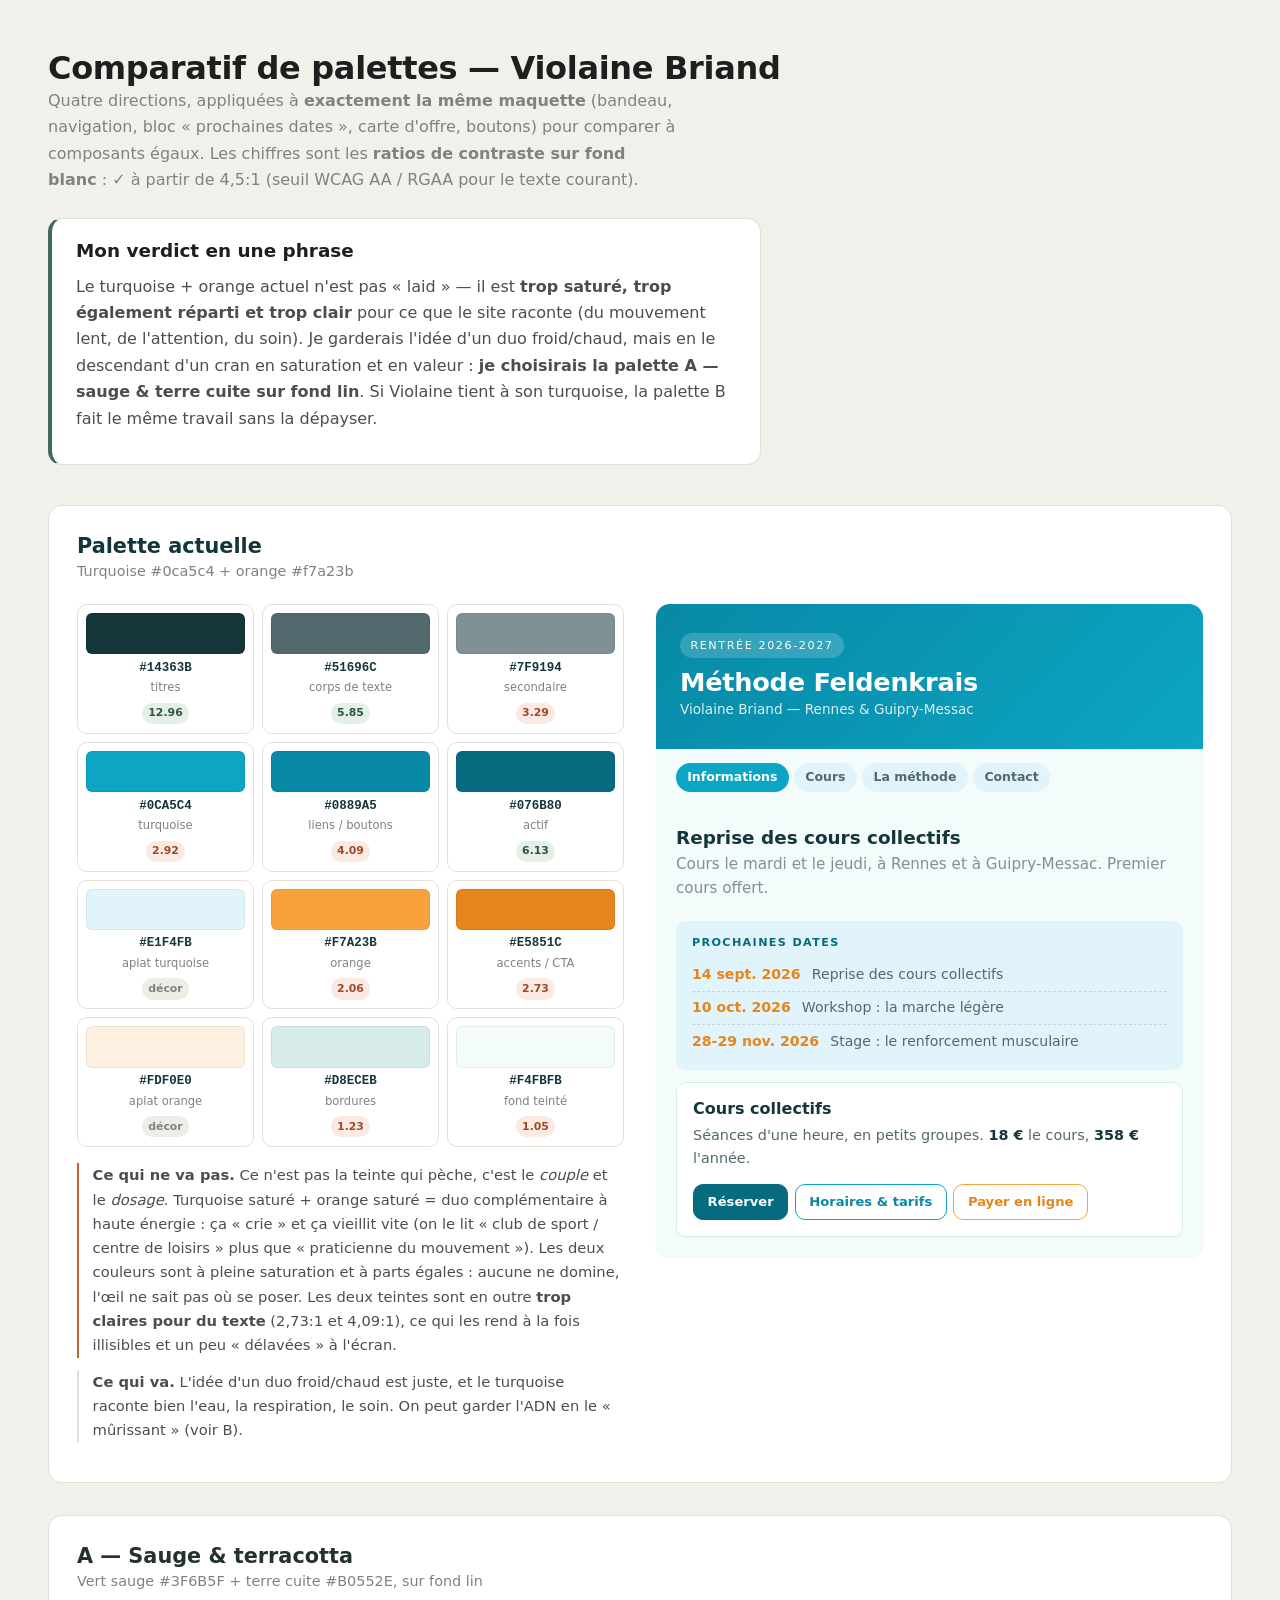
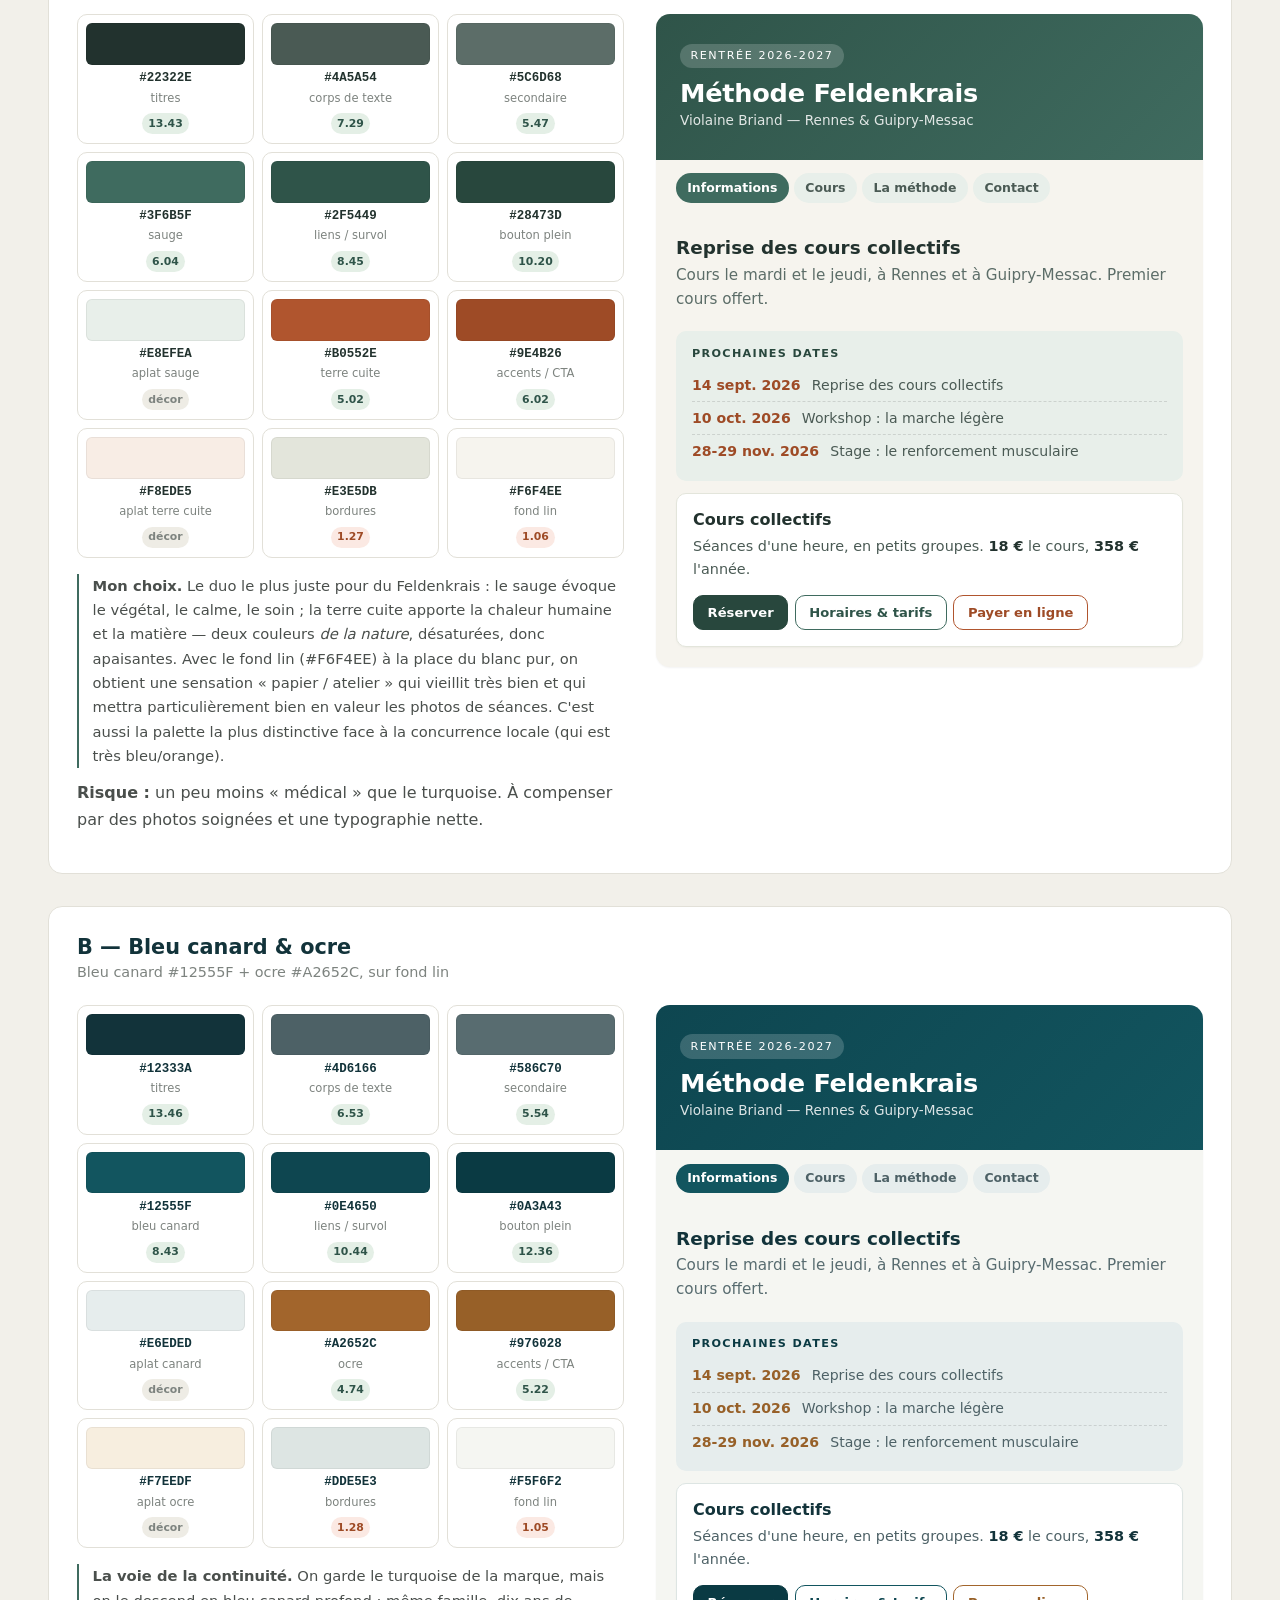
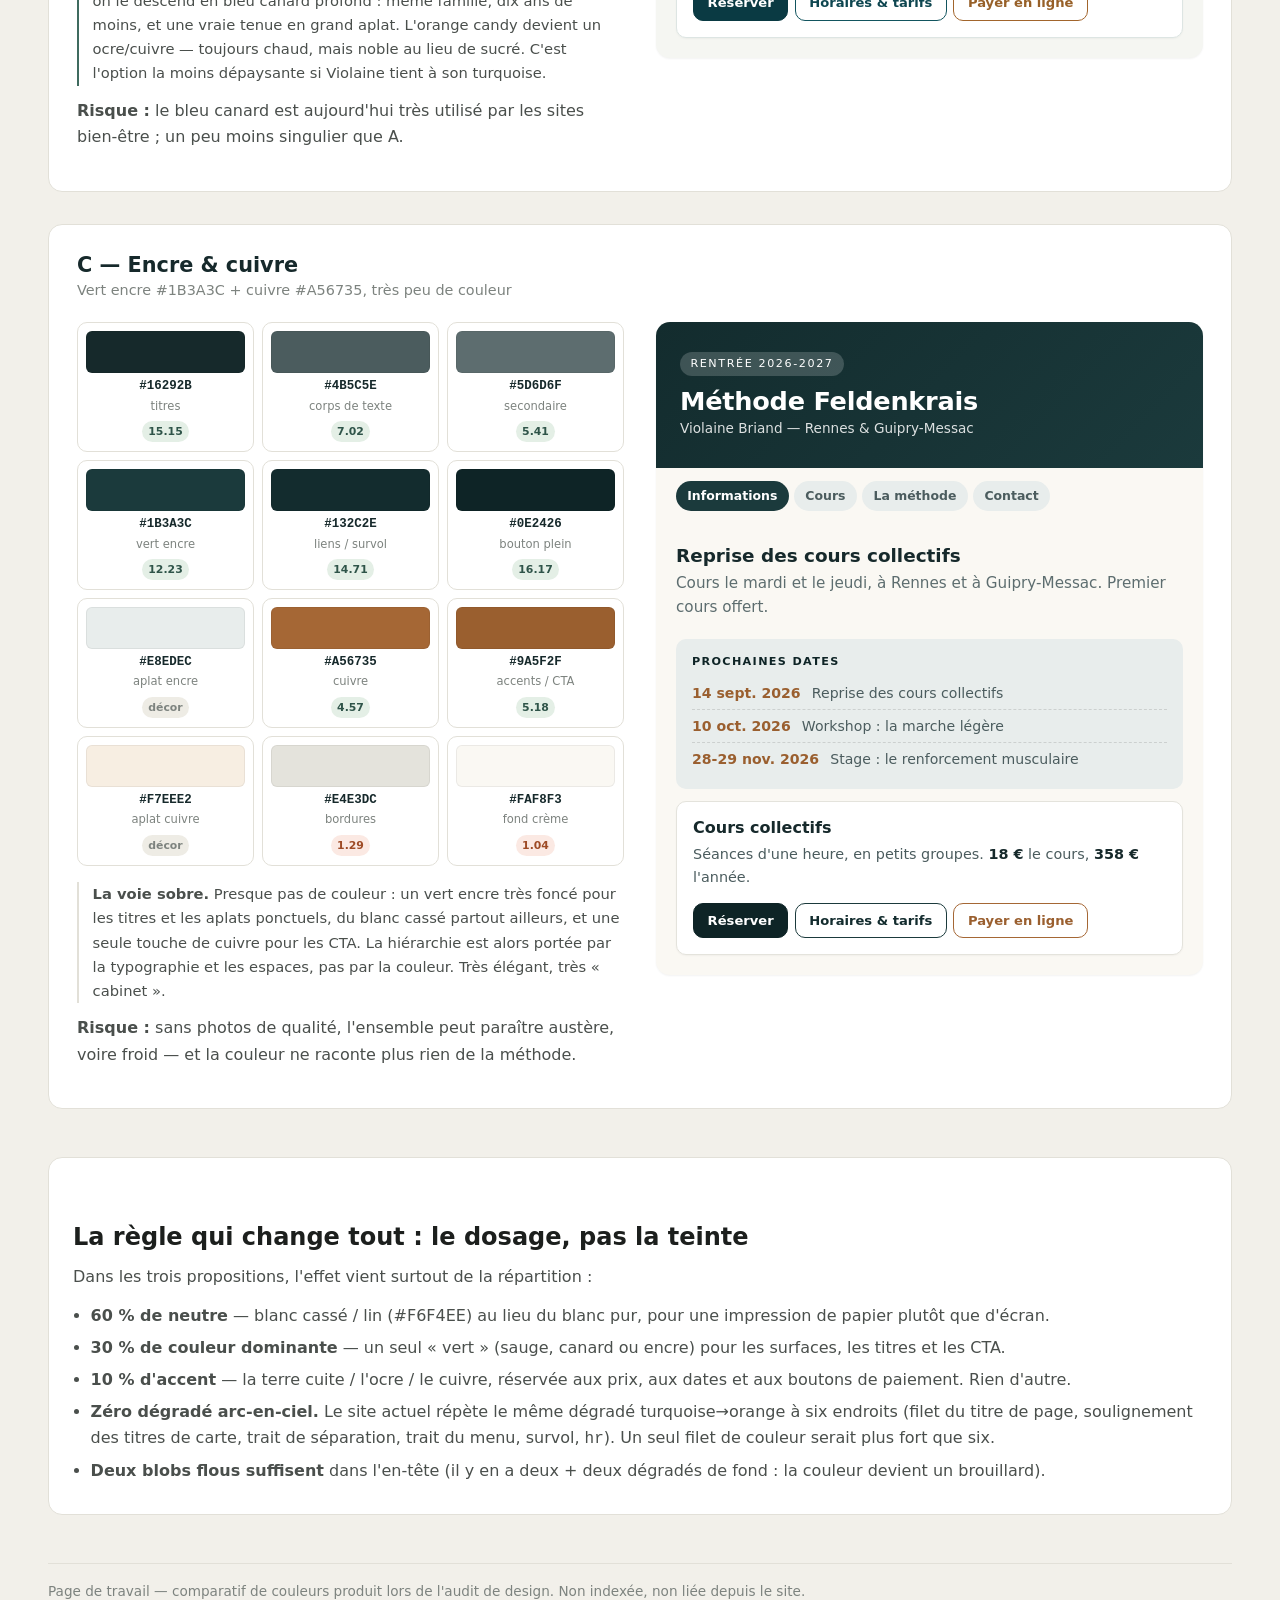
<file: palettes.html>
<!DOCTYPE html>
<html lang="fr">
<head>
<meta charset="UTF-8">
<meta name="viewport" content="width=device-width, initial-scale=1">
<meta name="robots" content="noindex">
<title>Comparatif de palettes — Violaine Briand</title>
<style>
:root{
  --page:#f2f0ea; --card:#ffffff; --ink:#1c1f1d; --body:#4a4f4c; --soft:#7d837f;
  --line:#e2e0d8; --radius:14px;
  --f-body:'Segoe UI',system-ui,-apple-system,'Helvetica Neue',Arial,sans-serif;
}
*,*::before,*::after{box-sizing:border-box;margin:0;padding:0}
body{background:var(--page);color:var(--body);font-family:var(--f-body);font-size:16px;line-height:1.65;padding:clamp(1rem,4vw,3rem)}
.wrap{max-width:82rem;margin:0 auto}
h1,h2,h3,h4,h5,h6{color:var(--ink);line-height:1.25;font-weight:650}
h1{font-size:clamp(1.6rem,1.2rem+1.4vw,2.3rem);letter-spacing:-.01em}
h2{font-size:clamp(1.25rem,1.1rem+.7vw,1.6rem);margin:2.5rem 0 .75rem}
p{margin-bottom:.75rem}
.intro{max-width:62ch;color:var(--soft)}
.pick{background:var(--card);border:1px solid var(--line);border-left:4px solid #3F6B5F;border-radius:var(--radius);padding:1.25rem 1.5rem;margin:1.5rem 0 2.5rem;max-width:70ch}
.pick h2{margin-top:0;font-size:1.15rem}
.rule{margin-top:3rem;background:var(--card);border:1px solid var(--line);border-radius:var(--radius);padding:1.5rem}
.rule ul{margin:.5rem 0 0 1.1rem}
.rule li{margin-bottom:.35rem}

/* ---- palette blocks ---- */
.pal{background:var(--card);border:1px solid var(--line);border-radius:var(--radius);padding:clamp(1rem,2.5vw,1.75rem);margin-bottom:2rem}
.pal__name{font-size:1.3rem}
.pal__tag{color:var(--soft);font-size:.9rem;margin-bottom:1.25rem}
.pal__grid{display:grid;gap:clamp(1rem,3vw,2rem);grid-template-columns:minmax(0,1fr) minmax(0,1fr)}
@media (max-width:60rem){.pal__grid{grid-template-columns:1fr}}
.swatches{display:grid;grid-template-columns:repeat(auto-fill,minmax(8.5rem,1fr));gap:.5rem;margin-bottom:1rem}
.sw{border:1px solid var(--line);border-radius:10px;padding:.5rem;text-align:center}
.sw__chip{display:block;height:2.6rem;border-radius:6px;margin-bottom:.4rem;border:1px solid rgba(0,0,0,.06)}
.sw__hex{display:block;font:600 .78rem/1.2 ui-monospace,SFMono-Regular,Menlo,monospace;color:var(--ink);text-transform:uppercase}
.sw__role{display:block;font-size:.72rem;color:var(--soft);margin-top:.15rem}
.b{display:inline-block;margin-top:.35rem;font-size:.68rem;font-weight:700;padding:.1rem .4rem;border-radius:999px}
.b--ok{background:#e4efe6;color:#2f5449}
.b--no{background:#fbe9e3;color:#9e4b26}
.b--deco{background:#eeece5;color:#7d837f}
.verdict{font-size:.92rem;margin-top:.75rem;padding-left:.85rem;border-left:2px solid var(--line)}
.verdict--yes{border-left-color:#3F6B5F}
.verdict--no{border-left-color:#c2603a}

/* ---- jeux de variables : un par palette ---- */
.pal[data-pal="current"]{
  --ink:#14363b; --text:#51696c; --muted:#7f9194;
  --dom:#0ca5c4; --dom-dark:#0889a5; --dom-deep:#076b80; --dom-soft:#e1f4fb;
  --acc:#f7a23b; --acc-dark:#e5851c; --acc-soft:#fdf0e0;
  --border:#d8eceb; --bg-soft:#f4fbfb;}
.pal[data-pal="A"]{
  --ink:#22322E; --text:#4A5A54; --muted:#5C6D68;
  --dom:#3F6B5F; --dom-dark:#2F5449; --dom-deep:#28473D; --dom-soft:#E8EFEA;
  --acc:#B0552E; --acc-dark:#9E4B26; --acc-soft:#F8EDE5;
  --border:#E3E5DB; --bg-soft:#F6F4EE;}
.pal[data-pal="B"]{
  --ink:#12333A; --text:#4D6166; --muted:#586C70;
  --dom:#12555F; --dom-dark:#0E4650; --dom-deep:#0A3A43; --dom-soft:#E6EDED;
  --acc:#A2652C; --acc-dark:#976028; --acc-soft:#F7EEDF;
  --border:#DDE5E3; --bg-soft:#F5F6F2;}
.pal[data-pal="C"]{
  --ink:#16292B; --text:#4B5C5E; --muted:#5D6D6F;
  --dom:#1B3A3C; --dom-dark:#132C2E; --dom-deep:#0E2426; --dom-soft:#E8EDEC;
  --acc:#A56735; --acc-dark:#9A5F2F; --acc-soft:#F7EEE2;
  --border:#E4E3DC; --bg-soft:#FAF8F3;}

/* ---- mock : les couleurs viennent des variables de la palette ---- */
.mock{border-radius:var(--radius);overflow:hidden;background:var(--bg-soft);color:var(--text);
      font-size:15px;line-height:1.6;box-shadow:0 1px 2px rgba(0,0,0,.05)}
.mock-band{background:linear-gradient(135deg,var(--dom-dark),var(--dom));color:#fff;padding:1.75rem 1.5rem}
.mock-band__kicker{display:inline-block;font-size:.7rem;letter-spacing:.14em;text-transform:uppercase;
      background:rgba(255,255,255,.18);border-radius:999px;padding:.2rem .65rem;margin-bottom:.6rem}
.mock-band__title{color:#fff;font-size:1.6rem;font-weight:600;letter-spacing:-.01em}
.mock-band__sub{color:#fff;opacity:.85;font-size:.85rem;margin:0}
.mock-nav{display:flex;flex-wrap:wrap;gap:.35rem;padding:.85rem 1.25rem;background:var(--bg-soft)}
.pill{font-size:.78rem;font-weight:600;padding:.3rem .7rem;border-radius:999px;color:var(--text);background:var(--dom-soft)}
.pill--on{background:var(--dom);color:#fff}
.mock-h{color:var(--ink);font-size:1.15rem;padding:1.25rem 1.25rem .2rem}
.mock-lead{color:var(--muted);padding:0 1.25rem .5rem;font-size:.95rem}
.mock-soft{margin:.75rem 1.25rem;background:var(--dom-soft);border-radius:10px;padding:.85rem 1rem}
.mock-soft__t{display:block;font-size:.7rem;letter-spacing:.12em;text-transform:uppercase;color:var(--dom-deep);font-weight:700;margin-bottom:.4rem}
.ev{display:flex;gap:.7rem;align-items:baseline;padding:.3rem 0;border-bottom:1px dashed rgba(0,0,0,.12);font-size:.88rem}
.ev:last-child{border-bottom:none}
.ev__d{color:var(--acc-dark);font-weight:700;white-space:nowrap}
.ev__l{color:var(--text)}
.mock-card{margin:.75rem 1.25rem 1.25rem;background:var(--card,#fff);border:1px solid var(--border);border-radius:10px;padding:1rem;box-shadow:0 1px 2px rgba(0,0,0,.04)}
.mock-card__t{color:var(--ink);font-size:1rem;margin-bottom:.3rem}
.mock-p{font-size:.9rem;margin-bottom:.85rem}
.mock-p strong{color:var(--ink)}
.btns{display:flex;flex-wrap:wrap;gap:.4rem}
.btn{font-size:.82rem;font-weight:600;padding:.4rem .85rem;border-radius:10px;
     border:1px solid var(--dom);color:var(--dom-dark);background:transparent}
.btn--primary{background:var(--dom-deep);border-color:var(--dom-deep);color:#fff}
.btn--pay{border-color:var(--acc);color:var(--acc-dark)}
footer{margin-top:3rem;padding-top:1rem;border-top:1px solid var(--line);font-size:.85rem;color:var(--soft)}
</style>
</head>
<body>
<div class="wrap">

  <h1>Comparatif de palettes — Violaine Briand</h1>
  <p class="intro">Quatre directions, appliquées à <strong>exactement la même maquette</strong> (bandeau, navigation, bloc « prochaines dates », carte d'offre, boutons) pour comparer à composants égaux. Les chiffres sont les <strong>ratios de contraste sur fond blanc</strong> : ✓ à partir de 4,5:1 (seuil WCAG AA / RGAA pour le texte courant).</p>

  <div class="pick">
    <h2>Mon verdict en une phrase</h2>
    <p>Le turquoise + orange actuel n'est pas « laid » — il est <strong>trop saturé, trop également réparti et trop clair</strong> pour ce que le site raconte (du mouvement lent, de l'attention, du soin). Je garderais l'idée d'un duo froid/chaud, mais en le descendant d'un cran en saturation et en valeur : <strong>je choisirais la palette A — sauge &amp; terre cuite sur fond lin</strong>. Si Violaine tient à son turquoise, la palette B fait le même travail sans la dépayser.</p>
  </div>

    <section class="pal" data-pal="current">
      <header class="pal__head">
        <h3 class="pal__name">Palette actuelle</h3>
        <p class="pal__tag">Turquoise #0ca5c4 + orange #f7a23b</p>
      </header>
      <div class="pal__grid">
        <div class="pal__col">
          <div class="swatches">
            <div class="sw"><span class="sw__chip" style="background:#14363b"></span><span class="sw__hex">#14363b</span><span class="sw__role">titres</span><span class="b b--ok">12.96</span></div>
            <div class="sw"><span class="sw__chip" style="background:#51696c"></span><span class="sw__hex">#51696c</span><span class="sw__role">corps de texte</span><span class="b b--ok">5.85</span></div>
            <div class="sw"><span class="sw__chip" style="background:#7f9194"></span><span class="sw__hex">#7f9194</span><span class="sw__role">secondaire</span><span class="b b--no">3.29</span></div>
            <div class="sw"><span class="sw__chip" style="background:#0ca5c4"></span><span class="sw__hex">#0ca5c4</span><span class="sw__role">turquoise</span><span class="b b--no">2.92</span></div>
            <div class="sw"><span class="sw__chip" style="background:#0889a5"></span><span class="sw__hex">#0889a5</span><span class="sw__role">liens / boutons</span><span class="b b--no">4.09</span></div>
            <div class="sw"><span class="sw__chip" style="background:#076b80"></span><span class="sw__hex">#076b80</span><span class="sw__role">actif</span><span class="b b--ok">6.13</span></div>
            <div class="sw"><span class="sw__chip" style="background:#e1f4fb"></span><span class="sw__hex">#e1f4fb</span><span class="sw__role">aplat turquoise</span><span class="b b--deco">décor</span></div>
            <div class="sw"><span class="sw__chip" style="background:#f7a23b"></span><span class="sw__hex">#f7a23b</span><span class="sw__role">orange</span><span class="b b--no">2.06</span></div>
            <div class="sw"><span class="sw__chip" style="background:#e5851c"></span><span class="sw__hex">#e5851c</span><span class="sw__role">accents / CTA</span><span class="b b--no">2.73</span></div>
            <div class="sw"><span class="sw__chip" style="background:#fdf0e0"></span><span class="sw__hex">#fdf0e0</span><span class="sw__role">aplat orange</span><span class="b b--deco">décor</span></div>
            <div class="sw"><span class="sw__chip" style="background:#d8eceb"></span><span class="sw__hex">#d8eceb</span><span class="sw__role">bordures</span><span class="b b--no">1.23</span></div>
            <div class="sw"><span class="sw__chip" style="background:#f4fbfb"></span><span class="sw__hex">#f4fbfb</span><span class="sw__role">fond teinté</span><span class="b b--no">1.05</span></div>
          </div>
          <p class="verdict verdict--no"><strong>Ce qui ne va pas.</strong> Ce n'est pas la teinte qui pèche, c'est le <em>couple</em> et le <em>dosage</em>. Turquoise saturé + orange saturé = duo complémentaire à haute énergie : ça « crie » et ça vieillit vite (on le lit « club de sport / centre de loisirs » plus que « praticienne du mouvement »). Les deux couleurs sont à pleine saturation et à parts égales : aucune ne domine, l'œil ne sait pas où se poser. Les deux teintes sont en outre <strong>trop claires pour du texte</strong> (2,73:1 et 4,09:1), ce qui les rend à la fois illisibles et un peu « délavées » à l'écran.</p>
      <p class="verdict"><strong>Ce qui va.</strong> L'idée d'un duo froid/chaud est juste, et le turquoise raconte bien l'eau, la respiration, le soin. On peut garder l'ADN en le « mûrissant » (voir B).</p>
        </div>
        <div class="pal__col">
        <div class="mock">
          <div class="mock-band">
            <span class="mock-band__kicker">Rentrée 2026-2027</span>
            <h4 class="mock-band__title">Méthode Feldenkrais</h4>
            <p class="mock-band__sub">Violaine Briand — Rennes &amp; Guipry-Messac</p>
          </div>
          <nav class="mock-nav">
            <span class="pill pill--on">Informations</span><span class="pill">Cours</span><span class="pill">La méthode</span><span class="pill">Contact</span>
          </nav>
          <h5 class="mock-h">Reprise des cours collectifs</h5>
          <p class="mock-lead">Cours le mardi et le jeudi, à Rennes et à Guipry-Messac. Premier cours offert.</p>
          <div class="mock-soft">
            <span class="mock-soft__t">Prochaines dates</span>
            <div class="ev"><span class="ev__d">14 sept. 2026</span><span class="ev__l">Reprise des cours collectifs</span></div>
            <div class="ev"><span class="ev__d">10 oct. 2026</span><span class="ev__l">Workshop : la marche légère</span></div>
            <div class="ev"><span class="ev__d">28-29 nov. 2026</span><span class="ev__l">Stage : le renforcement musculaire</span></div>
          </div>
          <div class="mock-card">
            <h6 class="mock-card__t">Cours collectifs</h6>
            <p class="mock-p">Séances d'une heure, en petits groupes. <strong>18 €</strong> le cours, <strong>358 €</strong> l'année.</p>
            <div class="btns">
              <span class="btn btn--primary">Réserver</span>
              <span class="btn">Horaires &amp; tarifs</span>
              <span class="btn btn--pay">Payer en ligne</span>
            </div>
          </div>
        </div>
        </div>
      </div>
    </section>

    <section class="pal" data-pal="A">
      <header class="pal__head">
        <h3 class="pal__name">A — Sauge &amp; terracotta</h3>
        <p class="pal__tag">Vert sauge #3F6B5F + terre cuite #B0552E, sur fond lin</p>
      </header>
      <div class="pal__grid">
        <div class="pal__col">
          <div class="swatches">
            <div class="sw"><span class="sw__chip" style="background:#22322E"></span><span class="sw__hex">#22322E</span><span class="sw__role">titres</span><span class="b b--ok">13.43</span></div>
            <div class="sw"><span class="sw__chip" style="background:#4A5A54"></span><span class="sw__hex">#4A5A54</span><span class="sw__role">corps de texte</span><span class="b b--ok">7.29</span></div>
            <div class="sw"><span class="sw__chip" style="background:#5C6D68"></span><span class="sw__hex">#5C6D68</span><span class="sw__role">secondaire</span><span class="b b--ok">5.47</span></div>
            <div class="sw"><span class="sw__chip" style="background:#3F6B5F"></span><span class="sw__hex">#3F6B5F</span><span class="sw__role">sauge</span><span class="b b--ok">6.04</span></div>
            <div class="sw"><span class="sw__chip" style="background:#2F5449"></span><span class="sw__hex">#2F5449</span><span class="sw__role">liens / survol</span><span class="b b--ok">8.45</span></div>
            <div class="sw"><span class="sw__chip" style="background:#28473D"></span><span class="sw__hex">#28473D</span><span class="sw__role">bouton plein</span><span class="b b--ok">10.20</span></div>
            <div class="sw"><span class="sw__chip" style="background:#E8EFEA"></span><span class="sw__hex">#E8EFEA</span><span class="sw__role">aplat sauge</span><span class="b b--deco">décor</span></div>
            <div class="sw"><span class="sw__chip" style="background:#B0552E"></span><span class="sw__hex">#B0552E</span><span class="sw__role">terre cuite</span><span class="b b--ok">5.02</span></div>
            <div class="sw"><span class="sw__chip" style="background:#9E4B26"></span><span class="sw__hex">#9E4B26</span><span class="sw__role">accents / CTA</span><span class="b b--ok">6.02</span></div>
            <div class="sw"><span class="sw__chip" style="background:#F8EDE5"></span><span class="sw__hex">#F8EDE5</span><span class="sw__role">aplat terre cuite</span><span class="b b--deco">décor</span></div>
            <div class="sw"><span class="sw__chip" style="background:#E3E5DB"></span><span class="sw__hex">#E3E5DB</span><span class="sw__role">bordures</span><span class="b b--no">1.27</span></div>
            <div class="sw"><span class="sw__chip" style="background:#F6F4EE"></span><span class="sw__hex">#F6F4EE</span><span class="sw__role">fond lin</span><span class="b b--no">1.06</span></div>
          </div>
          <p class="verdict verdict--yes"><strong>Mon choix.</strong> Le duo le plus juste pour du Feldenkrais : le sauge évoque le végétal, le calme, le soin ; la terre cuite apporte la chaleur humaine et la matière — deux couleurs <em>de la nature</em>, désaturées, donc apaisantes. Avec le fond lin (#F6F4EE) à la place du blanc pur, on obtient une sensation « papier / atelier » qui vieillit très bien et qui mettra particulièrement bien en valeur les photos de séances. C'est aussi la palette la plus distinctive face à la concurrence locale (qui est très bleu/orange).</p>
      <p><strong>Risque :</strong> un peu moins « médical » que le turquoise. À compenser par des photos soignées et une typographie nette.</p>
        </div>
        <div class="pal__col">
        <div class="mock">
          <div class="mock-band">
            <span class="mock-band__kicker">Rentrée 2026-2027</span>
            <h4 class="mock-band__title">Méthode Feldenkrais</h4>
            <p class="mock-band__sub">Violaine Briand — Rennes &amp; Guipry-Messac</p>
          </div>
          <nav class="mock-nav">
            <span class="pill pill--on">Informations</span><span class="pill">Cours</span><span class="pill">La méthode</span><span class="pill">Contact</span>
          </nav>
          <h5 class="mock-h">Reprise des cours collectifs</h5>
          <p class="mock-lead">Cours le mardi et le jeudi, à Rennes et à Guipry-Messac. Premier cours offert.</p>
          <div class="mock-soft">
            <span class="mock-soft__t">Prochaines dates</span>
            <div class="ev"><span class="ev__d">14 sept. 2026</span><span class="ev__l">Reprise des cours collectifs</span></div>
            <div class="ev"><span class="ev__d">10 oct. 2026</span><span class="ev__l">Workshop : la marche légère</span></div>
            <div class="ev"><span class="ev__d">28-29 nov. 2026</span><span class="ev__l">Stage : le renforcement musculaire</span></div>
          </div>
          <div class="mock-card">
            <h6 class="mock-card__t">Cours collectifs</h6>
            <p class="mock-p">Séances d'une heure, en petits groupes. <strong>18 €</strong> le cours, <strong>358 €</strong> l'année.</p>
            <div class="btns">
              <span class="btn btn--primary">Réserver</span>
              <span class="btn">Horaires &amp; tarifs</span>
              <span class="btn btn--pay">Payer en ligne</span>
            </div>
          </div>
        </div>
        </div>
      </div>
    </section>

    <section class="pal" data-pal="B">
      <header class="pal__head">
        <h3 class="pal__name">B — Bleu canard &amp; ocre</h3>
        <p class="pal__tag">Bleu canard #12555F + ocre #A2652C, sur fond lin</p>
      </header>
      <div class="pal__grid">
        <div class="pal__col">
          <div class="swatches">
            <div class="sw"><span class="sw__chip" style="background:#12333A"></span><span class="sw__hex">#12333A</span><span class="sw__role">titres</span><span class="b b--ok">13.46</span></div>
            <div class="sw"><span class="sw__chip" style="background:#4D6166"></span><span class="sw__hex">#4D6166</span><span class="sw__role">corps de texte</span><span class="b b--ok">6.53</span></div>
            <div class="sw"><span class="sw__chip" style="background:#586C70"></span><span class="sw__hex">#586C70</span><span class="sw__role">secondaire</span><span class="b b--ok">5.54</span></div>
            <div class="sw"><span class="sw__chip" style="background:#12555F"></span><span class="sw__hex">#12555F</span><span class="sw__role">bleu canard</span><span class="b b--ok">8.43</span></div>
            <div class="sw"><span class="sw__chip" style="background:#0E4650"></span><span class="sw__hex">#0E4650</span><span class="sw__role">liens / survol</span><span class="b b--ok">10.44</span></div>
            <div class="sw"><span class="sw__chip" style="background:#0A3A43"></span><span class="sw__hex">#0A3A43</span><span class="sw__role">bouton plein</span><span class="b b--ok">12.36</span></div>
            <div class="sw"><span class="sw__chip" style="background:#E6EDED"></span><span class="sw__hex">#E6EDED</span><span class="sw__role">aplat canard</span><span class="b b--deco">décor</span></div>
            <div class="sw"><span class="sw__chip" style="background:#A2652C"></span><span class="sw__hex">#A2652C</span><span class="sw__role">ocre</span><span class="b b--ok">4.74</span></div>
            <div class="sw"><span class="sw__chip" style="background:#976028"></span><span class="sw__hex">#976028</span><span class="sw__role">accents / CTA</span><span class="b b--ok">5.22</span></div>
            <div class="sw"><span class="sw__chip" style="background:#F7EEDF"></span><span class="sw__hex">#F7EEDF</span><span class="sw__role">aplat ocre</span><span class="b b--deco">décor</span></div>
            <div class="sw"><span class="sw__chip" style="background:#DDE5E3"></span><span class="sw__hex">#DDE5E3</span><span class="sw__role">bordures</span><span class="b b--no">1.28</span></div>
            <div class="sw"><span class="sw__chip" style="background:#F5F6F2"></span><span class="sw__hex">#F5F6F2</span><span class="sw__role">fond lin</span><span class="b b--no">1.05</span></div>
          </div>
          <p class="verdict verdict--yes"><strong>La voie de la continuité.</strong> On garde le turquoise de la marque, mais on le descend en bleu canard profond : même famille, dix ans de moins, et une vraie tenue en grand aplat. L'orange candy devient un ocre/cuivre — toujours chaud, mais noble au lieu de sucré. C'est l'option la moins dépaysante si Violaine tient à son turquoise.</p>
      <p><strong>Risque :</strong> le bleu canard est aujourd'hui très utilisé par les sites bien-être ; un peu moins singulier que A.</p>
        </div>
        <div class="pal__col">
        <div class="mock">
          <div class="mock-band">
            <span class="mock-band__kicker">Rentrée 2026-2027</span>
            <h4 class="mock-band__title">Méthode Feldenkrais</h4>
            <p class="mock-band__sub">Violaine Briand — Rennes &amp; Guipry-Messac</p>
          </div>
          <nav class="mock-nav">
            <span class="pill pill--on">Informations</span><span class="pill">Cours</span><span class="pill">La méthode</span><span class="pill">Contact</span>
          </nav>
          <h5 class="mock-h">Reprise des cours collectifs</h5>
          <p class="mock-lead">Cours le mardi et le jeudi, à Rennes et à Guipry-Messac. Premier cours offert.</p>
          <div class="mock-soft">
            <span class="mock-soft__t">Prochaines dates</span>
            <div class="ev"><span class="ev__d">14 sept. 2026</span><span class="ev__l">Reprise des cours collectifs</span></div>
            <div class="ev"><span class="ev__d">10 oct. 2026</span><span class="ev__l">Workshop : la marche légère</span></div>
            <div class="ev"><span class="ev__d">28-29 nov. 2026</span><span class="ev__l">Stage : le renforcement musculaire</span></div>
          </div>
          <div class="mock-card">
            <h6 class="mock-card__t">Cours collectifs</h6>
            <p class="mock-p">Séances d'une heure, en petits groupes. <strong>18 €</strong> le cours, <strong>358 €</strong> l'année.</p>
            <div class="btns">
              <span class="btn btn--primary">Réserver</span>
              <span class="btn">Horaires &amp; tarifs</span>
              <span class="btn btn--pay">Payer en ligne</span>
            </div>
          </div>
        </div>
        </div>
      </div>
    </section>

    <section class="pal" data-pal="C">
      <header class="pal__head">
        <h3 class="pal__name">C — Encre &amp; cuivre</h3>
        <p class="pal__tag">Vert encre #1B3A3C + cuivre #A56735, très peu de couleur</p>
      </header>
      <div class="pal__grid">
        <div class="pal__col">
          <div class="swatches">
            <div class="sw"><span class="sw__chip" style="background:#16292B"></span><span class="sw__hex">#16292B</span><span class="sw__role">titres</span><span class="b b--ok">15.15</span></div>
            <div class="sw"><span class="sw__chip" style="background:#4B5C5E"></span><span class="sw__hex">#4B5C5E</span><span class="sw__role">corps de texte</span><span class="b b--ok">7.02</span></div>
            <div class="sw"><span class="sw__chip" style="background:#5D6D6F"></span><span class="sw__hex">#5D6D6F</span><span class="sw__role">secondaire</span><span class="b b--ok">5.41</span></div>
            <div class="sw"><span class="sw__chip" style="background:#1B3A3C"></span><span class="sw__hex">#1B3A3C</span><span class="sw__role">vert encre</span><span class="b b--ok">12.23</span></div>
            <div class="sw"><span class="sw__chip" style="background:#132C2E"></span><span class="sw__hex">#132C2E</span><span class="sw__role">liens / survol</span><span class="b b--ok">14.71</span></div>
            <div class="sw"><span class="sw__chip" style="background:#0E2426"></span><span class="sw__hex">#0E2426</span><span class="sw__role">bouton plein</span><span class="b b--ok">16.17</span></div>
            <div class="sw"><span class="sw__chip" style="background:#E8EDEC"></span><span class="sw__hex">#E8EDEC</span><span class="sw__role">aplat encre</span><span class="b b--deco">décor</span></div>
            <div class="sw"><span class="sw__chip" style="background:#A56735"></span><span class="sw__hex">#A56735</span><span class="sw__role">cuivre</span><span class="b b--ok">4.57</span></div>
            <div class="sw"><span class="sw__chip" style="background:#9A5F2F"></span><span class="sw__hex">#9A5F2F</span><span class="sw__role">accents / CTA</span><span class="b b--ok">5.18</span></div>
            <div class="sw"><span class="sw__chip" style="background:#F7EEE2"></span><span class="sw__hex">#F7EEE2</span><span class="sw__role">aplat cuivre</span><span class="b b--deco">décor</span></div>
            <div class="sw"><span class="sw__chip" style="background:#E4E3DC"></span><span class="sw__hex">#E4E3DC</span><span class="sw__role">bordures</span><span class="b b--no">1.29</span></div>
            <div class="sw"><span class="sw__chip" style="background:#FAF8F3"></span><span class="sw__hex">#FAF8F3</span><span class="sw__role">fond crème</span><span class="b b--no">1.04</span></div>
          </div>
          <p class="verdict"><strong>La voie sobre.</strong> Presque pas de couleur : un vert encre très foncé pour les titres et les aplats ponctuels, du blanc cassé partout ailleurs, et une seule touche de cuivre pour les CTA. La hiérarchie est alors portée par la typographie et les espaces, pas par la couleur. Très élégant, très « cabinet ».</p>
      <p><strong>Risque :</strong> sans photos de qualité, l'ensemble peut paraître austère, voire froid — et la couleur ne raconte plus rien de la méthode.</p>
        </div>
        <div class="pal__col">
        <div class="mock">
          <div class="mock-band">
            <span class="mock-band__kicker">Rentrée 2026-2027</span>
            <h4 class="mock-band__title">Méthode Feldenkrais</h4>
            <p class="mock-band__sub">Violaine Briand — Rennes &amp; Guipry-Messac</p>
          </div>
          <nav class="mock-nav">
            <span class="pill pill--on">Informations</span><span class="pill">Cours</span><span class="pill">La méthode</span><span class="pill">Contact</span>
          </nav>
          <h5 class="mock-h">Reprise des cours collectifs</h5>
          <p class="mock-lead">Cours le mardi et le jeudi, à Rennes et à Guipry-Messac. Premier cours offert.</p>
          <div class="mock-soft">
            <span class="mock-soft__t">Prochaines dates</span>
            <div class="ev"><span class="ev__d">14 sept. 2026</span><span class="ev__l">Reprise des cours collectifs</span></div>
            <div class="ev"><span class="ev__d">10 oct. 2026</span><span class="ev__l">Workshop : la marche légère</span></div>
            <div class="ev"><span class="ev__d">28-29 nov. 2026</span><span class="ev__l">Stage : le renforcement musculaire</span></div>
          </div>
          <div class="mock-card">
            <h6 class="mock-card__t">Cours collectifs</h6>
            <p class="mock-p">Séances d'une heure, en petits groupes. <strong>18 €</strong> le cours, <strong>358 €</strong> l'année.</p>
            <div class="btns">
              <span class="btn btn--primary">Réserver</span>
              <span class="btn">Horaires &amp; tarifs</span>
              <span class="btn btn--pay">Payer en ligne</span>
            </div>
          </div>
        </div>
        </div>
      </div>
    </section>
  <div class="rule">
    <h2>La règle qui change tout : le dosage, pas la teinte</h2>
    <p>Dans les trois propositions, l'effet vient surtout de la répartition :</p>
    <ul>
      <li><strong>60 % de neutre</strong> — blanc cassé / lin (#F6F4EE) au lieu du blanc pur, pour une impression de papier plutôt que d'écran.</li>
      <li><strong>30 % de couleur dominante</strong> — un seul « vert » (sauge, canard ou encre) pour les surfaces, les titres et les CTA.</li>
      <li><strong>10 % d'accent</strong> — la terre cuite / l'ocre / le cuivre, réservée aux prix, aux dates et aux boutons de paiement. Rien d'autre.</li>
      <li><strong>Zéro dégradé arc-en-ciel.</strong> Le site actuel répète le même dégradé turquoise→orange à six endroits (filet du titre de page, soulignement des titres de carte, trait de séparation, trait du menu, survol, <code>hr</code>). Un seul filet de couleur serait plus fort que six.</li>
      <li><strong>Deux blobs flous suffisent</strong> dans l'en-tête (il y en a deux + deux dégradés de fond : la couleur devient un brouillard).</li>
    </ul>
  </div>

  <footer>Page de travail — comparatif de couleurs produit lors de l'audit de design. Non indexée, non liée depuis le site.</footer>
</div>
</body>
</html>
</file>
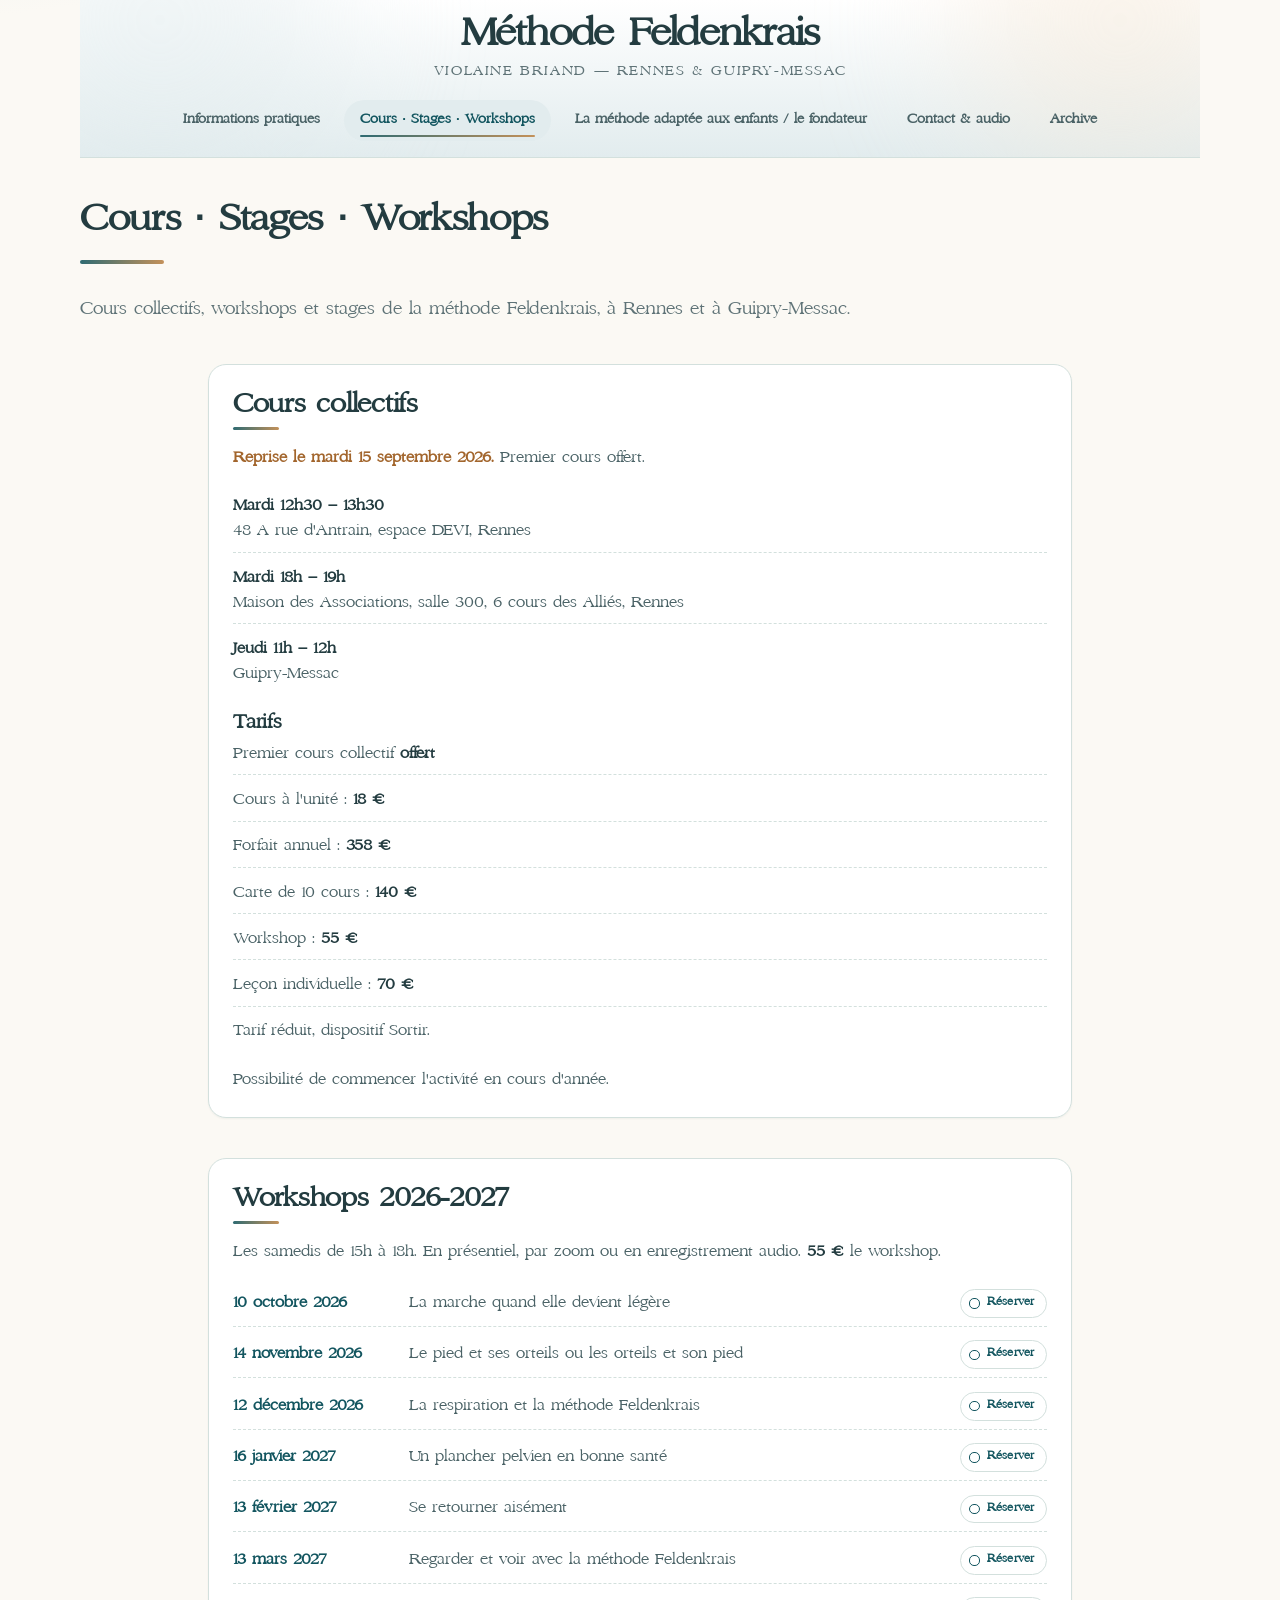
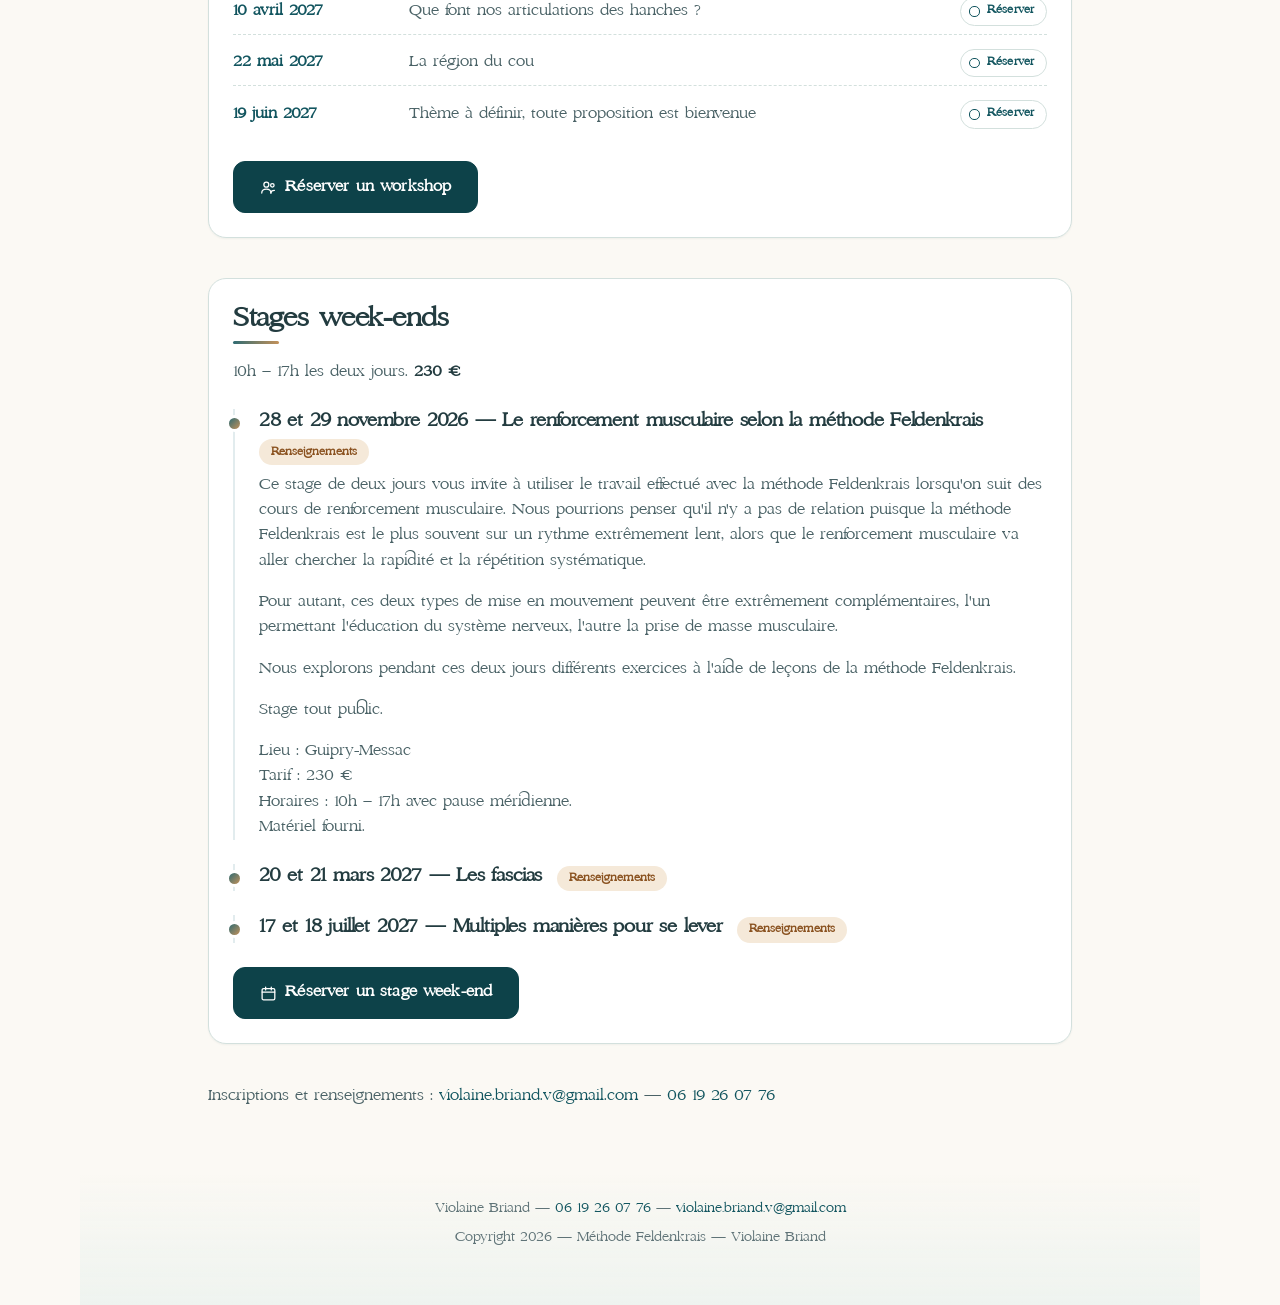
<file: stage.html>
<!DOCTYPE html>
<html lang="fr">
<head>
  <meta charset="UTF-8">
  <meta name="viewport" content="width=device-width, initial-scale=1, viewport-fit=cover">
  <title>Cours, stages et workshops — Méthode Feldenkrais, Violaine Briand</title>
  <meta name="description" content="Cours collectifs, workshops et stages de la méthode Feldenkrais à Rennes et Guipry-Messac : horaires, tarifs et inscriptions.">
  <link rel="canonical" href="https://www.violainebriand.com/stage.html">
  <meta property="og:title" content="Cours, stages et workshops — Méthode Feldenkrais">
  <meta property="og:description" content="Cours collectifs, workshops et stages de la méthode Feldenkrais à Rennes et Guipry-Messac.">
  <meta property="og:type" content="article">
  <meta property="og:url" content="https://www.violainebriand.com/stage.html">
  <meta property="og:locale" content="fr_FR">
  <meta property="og:image" content="https://www.violainebriand.com/assets/images/cours-collectif-photo.jpg">
  <meta name="twitter:card" content="summary_large_image">
  <meta name="theme-color" content="#12555f">
  <link rel="icon" href="assets/images/favicon.svg" type="image/svg+xml">
  <link rel="preload" href="assets/fonts/Benefits.woff2" as="font" type="font/woff2" crossorigin>
  <link rel="stylesheet" href="assets/css/style.css?v=20260914b">
  <script src="assets/js/main.js?v=20260914b" defer></script>
</head>
<body>
  <div id="page">
    <a class="skip-link" href="#main">Aller au contenu</a>

    <header id="masthead" class="site-header">
      <div class="site-branding">
        <a href="index.html" rel="home">
          <span class="site-title">Méthode Feldenkrais</span>
        </a>
        <p class="site-description">Violaine Briand — Rennes &amp; Guipry-Messac</p>
      </div>

      <nav id="site-navigation" class="main-navigation" aria-label="Navigation principale">
        <div class="menu">
          <ul id="primary-menu">
            <li class="page_item"><a href="index.html">Informations pratiques</a></li>
            <li class="page_item current_page_item"><a href="stage.html" aria-current="page">Cours · Stages · Workshops</a></li>
            <li class="page_item"><a href="methode.html">La méthode adaptée aux enfants / le fondateur</a></li>
            <li class="page_item"><a href="contact.html">Contact &amp; audio</a></li>
            <li class="page_item"><a href="actualite.html">Archive</a></li>
          </ul>
        </div>
      </nav>
    </header>

    <main id="main" class="site-content">
      <h1 class="page-title">Cours · Stages · Workshops</h1>
      <p class="page-intro lead">Cours collectifs, workshops et stages de la méthode Feldenkrais, à Rennes et à Guipry-Messac.</p>

      <div class="panel-grid home-grid">

        <section class="card" aria-labelledby="titre-cours">
          <h2 class="widget-title" id="titre-cours">Cours collectifs</h2>
          <p><strong class="accent">Reprise le mardi 15 septembre 2026.</strong> Premier cours offert.</p>
          <ul class="info-list">
            <li><strong>Mardi 12h30 – 13h30</strong><br>48 A rue d'Antrain, espace DEVI, Rennes</li>
            <li><strong>Mardi 18h – 19h</strong><br>Maison des Associations, salle 300, 6 cours des Alliés, Rennes</li>
            <li><strong>Jeudi 11h – 12h</strong><br>Guipry-Messac</li>
          </ul>

          <h3>Tarifs</h3>
          <ul class="info-list">
            <li>Premier cours collectif <strong>offert</strong></li>
            <li>Cours à l'unité : <strong>18 €</strong></li>
            <li>Forfait annuel : <strong>358 €</strong></li>
            <li>Carte de 10 cours : <strong>140 €</strong></li>
            <li>Workshop : <strong>55 €</strong></li>
            <li>Leçon individuelle : <strong>70 €</strong></li>
            <li>Tarif réduit, dispositif Sortir.</li>
          </ul>
          <p>Possibilité de commencer l'activité en cours d'année.</p>
        </section>

        <section class="card" aria-labelledby="titre-workshops">
          <h2 class="widget-title" id="titre-workshops">Workshops 2026-2027</h2>
          <p>Les samedis de 15h à 18h. En présentiel, par zoom ou en enregistrement audio. <strong>55 €</strong> le workshop.</p>
          <ul class="schedule">
            <li>
              <span class="date">10 octobre 2026</span>
              <span class="theme">La marche quand elle devient légère</span>
              <a class="slot-book" href="https://buy.stripe.com/00w5kD2K9gmZ0EPcrkgrS0c" target="_blank" rel="noopener" aria-label="Réserver le workshop du 10 octobre 2026 : La marche quand elle devient légère">Réserver</a>
            </li>
            <li>
              <span class="date">14 novembre 2026</span>
              <span class="theme">Le pied et ses orteils ou les orteils et son pied</span>
              <a class="slot-book" href="https://buy.stripe.com/5kQeVdfwV1s5drB8b4grS0d" target="_blank" rel="noopener" aria-label="Réserver le workshop du 14 novembre 2026 : Le pied et ses orteils ou les orteils et son pied">Réserver</a>
            </li>
            <li>
              <span class="date">12 décembre 2026</span>
              <span class="theme">La respiration et la méthode Feldenkrais</span>
              <a class="slot-book" href="https://buy.stripe.com/5kQfZhdoN8Uxcnx0ICgrS0e" target="_blank" rel="noopener" aria-label="Réserver le workshop du 12 décembre 2026 : La respiration et la méthode Feldenkrais">Réserver</a>
            </li>
            <li>
              <span class="date">16 janvier 2027</span>
              <span class="theme">Un plancher pelvien en bonne santé</span>
              <a class="slot-book" href="https://buy.stripe.com/dRmeVd4Sh8Ux1ITajcgrS0f" target="_blank" rel="noopener" aria-label="Réserver le workshop du 16 janvier 2027 : Un plancher pelvien en bonne santé">Réserver</a>
            </li>
            <li>
              <span class="date">13 février 2027</span>
              <span class="theme">Se retourner aisément</span>
              <a class="slot-book" href="https://buy.stripe.com/3cI00j98x3AdcnxfDwgrS0g" target="_blank" rel="noopener" aria-label="Réserver le workshop du 13 février 2027 : Se retourner aisément">Réserver</a>
            </li>
            <li>
              <span class="date">13 mars 2027</span>
              <span class="theme">Regarder et voir avec la méthode Feldenkrais</span>
              <a class="slot-book" href="https://buy.stripe.com/00wdR91G56Mp9blfDwgrS0h" target="_blank" rel="noopener" aria-label="Réserver le workshop du 13 mars 2027 : Regarder et voir avec la méthode Feldenkrais">Réserver</a>
            </li>
            <li>
              <span class="date">10 avril 2027</span>
              <span class="theme">Que font nos articulations des hanches ?</span>
              <a class="slot-book" href="https://buy.stripe.com/bJe6oH0C19YBfzJ8b4grS0i" target="_blank" rel="noopener" aria-label="Réserver le workshop du 10 avril 2027 : Que font nos articulations des hanches ?">Réserver</a>
            </li>
            <li>
              <span class="date">22 mai 2027</span>
              <span class="theme">La région du cou</span>
              <a class="slot-book" href="https://buy.stripe.com/4gM3cv84tdaN5Z94YSgrS0j" target="_blank" rel="noopener" aria-label="Réserver le workshop du 22 mai 2027 : La région du cou">Réserver</a>
            </li>
            <li>
              <span class="date">19 juin 2027</span>
              <span class="theme">Thème à définir, toute proposition est bienvenue</span>
              <a class="slot-book" href="https://buy.stripe.com/14A28r5Wlc6Jcnx0ICgrS0k" target="_blank" rel="noopener" aria-label="Réserver le workshop du 19 juin 2027 : Thème à définir, toute proposition est bienvenue">Réserver</a>
            </li>
          </ul>
          <p class="card-cta"><a class="button button--primary button--lg" href="https://buy.stripe.com/7sY7sL0C11s55Z962WgrS04" target="_blank" rel="noopener"><svg class="pay-icon" viewBox="0 0 24 24" fill="none" stroke="currentColor" stroke-width="1.8" stroke-linecap="round" stroke-linejoin="round" aria-hidden="true"><circle cx="9" cy="8" r="3.5"/><path d="M2.5 20c0-3.5 3-5.5 6.5-5.5s6.5 2 6.5 5.5"/><circle cx="17.5" cy="9" r="2.5"/><path d="M15.5 20c0-2.5 2-4 5-4"/></svg> Réserver un workshop</a></p>
        </section>

        <section class="card" aria-labelledby="titre-stages-weekends">
          <h2 class="widget-title" id="titre-stages-weekends">Stages week-ends</h2>
          <p>10h – 17h les deux jours. <strong>230 €</strong></p>

          <div class="stage-list">
            <article class="stage-item">
              <div class="stage-head">
                <h3 class="stage-title">28 et 29 novembre 2026 — Le renforcement musculaire selon la méthode Feldenkrais</h3>
                <a class="stage-info" href="mailto:violaine.briand.v@gmail.com" aria-label="Renseignements par e-mail sur le stage du 28 et 29 novembre 2026 : Le renforcement musculaire selon la méthode Feldenkrais">Renseignements</a>
              </div>
              <div class="stage-body">
                <p>Ce stage de deux jours vous invite à utiliser le travail effectué avec la méthode Feldenkrais lorsqu'on suit des cours de renforcement musculaire. Nous pourrions penser qu'il n'y a pas de relation puisque la méthode Feldenkrais est le plus souvent sur un rythme extrêmement lent, alors que le renforcement musculaire va aller chercher la rapidité et la répétition systématique.</p>
                <p>Pour autant, ces deux types de mise en mouvement peuvent être extrêmement complémentaires, l'un permettant l'éducation du système nerveux, l'autre la prise de masse musculaire.</p>
                <p>Nous explorons pendant ces deux jours différents exercices à l'aide de leçons de la méthode Feldenkrais.</p>
                <p>Stage tout public.</p>
                <p>Lieu : Guipry-Messac<br>Tarif : 230 €<br>Horaires : 10h – 17h avec pause méridienne.<br>Matériel fourni.</p>
              </div>
            </article>

            <article class="stage-item">
              <div class="stage-head">
                <h3 class="stage-title">20 et 21 mars 2027 — Les fascias</h3>
                <a class="stage-info" href="mailto:violaine.briand.v@gmail.com" aria-label="Renseignements par e-mail sur le stage du 20 et 21 mars 2027 : Les fascias">Renseignements</a>
              </div>
            </article>

            <article class="stage-item">
              <div class="stage-head">
                <h3 class="stage-title">17 et 18 juillet 2027 — Multiples manières pour se lever</h3>
                <a class="stage-info" href="mailto:violaine.briand.v@gmail.com" aria-label="Renseignements par e-mail sur le stage du 17 et 18 juillet 2027 : Multiples manières pour se lever">Renseignements</a>
              </div>
            </article>
          </div>

          <p class="card-cta"><a class="button button--primary button--lg" href="https://buy.stripe.com/5kQcN5esRc6J3R10ICgrS0b" target="_blank" rel="noopener"><svg class="pay-icon" viewBox="0 0 24 24" fill="none" stroke="currentColor" stroke-width="1.8" stroke-linecap="round" stroke-linejoin="round" aria-hidden="true"><rect x="3" y="5" width="18" height="16" rx="2"/><path d="M3 10h18M8 3v4M16 3v4"/></svg> Réserver un stage week-end</a></p>
        </section>

        <p class="m-0">
          Inscriptions et renseignements :
          <a href="mailto:violaine.briand.v@gmail.com">violaine.briand.v@gmail.com</a> —
          <a href="tel:+33619260776">06 19 26 07 76</a>
        </p>

      </div>
    </main>

    <footer id="colophon" class="site-footer">
      <p class="footer-contact site-info">
        Violaine Briand — <a href="tel:+33619260776">06 19 26 07 76</a> —
        <a href="mailto:violaine.briand.v@gmail.com">violaine.briand.v@gmail.com</a>
      </p>
      <p class="site-info">Copyright 2026 — Méthode Feldenkrais — Violaine Briand</p>
    </footer>
  </div>
</body>
</html>
</file>
<file: assets/css/style.css>
/* ============================================================
   Méthode Feldenkrais — Violaine Briand
   Design premium : turquoise & orange clair
   ============================================================ */

/* ---- Polices ----
   Pour changer une police : modifiez la variable correspondante
   ci-dessous (dans :root) et l'@font-face associé.
   Rôles :
     --font-display : logo / titre principal (.site-title)
     --font-heading : titre de page (h1)
     --font-subhead : titres secondaires (h2, h3, h4, .widget-title, .entry-title)
     --font-body    : texte courant
     --font-nav     : liens du menu
     --font-accent  : libellés, métadonnées, boutons
   ---------------------------------------------------------- */
@font-face {
  font-family: 'Benefits';
  src: url('../fonts/Benefits.woff2') format('woff2'),
       url('../fonts/Benefits.ttf') format('truetype');
  font-weight: 400;
  font-style: normal;
  font-display: swap;
}

:root {
  --teal:        #2f6b72;
  --teal-dark:   #12555f;
  --teal-deep:   #0d4249;
  --teal-soft:   #e2ecee;
  --orange:      #c3915a;
  --orange-dark: #a2652c;
  --orange-deep: #8a5220;
  --orange-soft: #f5e9d9;

  --ink:   #233c40;
  --text:  #4a6266;
  --muted: #5f7377;
  --border:#d3e0dd;

  --bg:      #ffffff;
  --bg-page: #fbf9f4;
  --bg-soft: #eef3ef;

  --font-body:    'Benefits', 'Quicksand', 'Helvetica Neue', Helvetica, Arial, sans-serif;
  --font-display: 'Benefits', 'Quicksand', Georgia, serif;
  --font-heading: 'Benefits', 'Quicksand', 'Helvetica Neue', Helvetica, Arial, sans-serif;
  --font-subhead: 'Benefits', 'Quicksand', Georgia, serif;
  --font-nav:     'Benefits', 'Quicksand', 'Helvetica Neue', Helvetica, Arial, sans-serif;
  --font-accent:  'Benefits', 'Quicksand', 'Helvetica Neue', Helvetica, Arial, sans-serif;

  --fs-display: clamp(1.94rem, 1.31rem + 2.28vw, 3.06rem);
  --fs-h1:      clamp(1.65rem, 1.21rem + 1.41vw, 2.28rem);
  --fs-h2:      clamp(1.31rem, 1.07rem + 0.7vw, 1.75rem);
  --fs-h3:      1.2rem;
  --fs-h4:      0.98rem;
  --fs-lead:    1.04rem;
  --fs-body:    0.93rem;
  --fs-sm:      0.82rem;

  --space-xs: 0.5rem;
  --space-sm: 1rem;
  --space-md: 1.5rem;
  --space-lg: 2.5rem;
  --space-xl: 4rem;

  --radius: 18px;
  --shadow:       0 18px 44px rgba(35, 60, 64, 0.14);
  --shadow-hover: 0 26px 60px rgba(35, 60, 64, 0.20);
  --shadow-orange:0 18px 44px rgba(162, 101, 44, 0.20);
}

/* ---- Reset ---- */
*, *::before, *::after { box-sizing: border-box; margin: 0; padding: 0; }

html {
  font-size: 100%;
  scroll-behavior: smooth;
  scroll-padding-top: 5rem;
  -webkit-text-size-adjust: 100%;
}

body {
  background: var(--bg-page);
  color: var(--text);
  font-family: var(--font-body);
  font-size: var(--fs-body);
  line-height: 1.7;
  -webkit-font-smoothing: antialiased;
  overflow-x: clip;
  background-image:
    radial-gradient(1100px 480px at 90% -10%, var(--orange-soft), transparent 60%),
    radial-gradient(1100px 520px at -10% -10%, var(--teal-soft), transparent 60%);
}

::selection { background: var(--teal-deep); color: #fff; }

a { color: var(--teal-dark); text-decoration: none; transition: color 0.25s ease; }
a:hover, a:focus-visible { color: var(--orange-dark); }

:focus-visible {
  outline: 3px solid var(--teal-deep);
  outline-offset: 2px;
}

img { max-width: 100%; height: auto; display: block; border-radius: var(--radius); }
.method-grid img { width: 100%; }

h1, h2, h3, h4 {
  color: var(--ink);
  font-weight: 700;
  line-height: 1.25;
  letter-spacing: -0.01em;
  text-wrap: balance;
  text-rendering: optimizeLegibility;
}
h1 { font-family: var(--font-heading); font-size: var(--fs-h1); }
h2 { font-family: var(--font-subhead); font-weight: 700; font-size: var(--fs-h2); }
h3 { font-family: var(--font-subhead); font-weight: 600; font-size: var(--fs-h3); }
h4 { font-family: var(--font-subhead); font-weight: 600; font-size: var(--fs-h4); }

p, ul, ol { margin-bottom: var(--space-sm); }
ul, ol { padding-left: 1.25rem; }
li { margin-bottom: 0.35rem; }

hr {
  border: none;
  height: 2px;
  border-radius: 2px;
  margin: var(--space-md) 0;
  background: linear-gradient(90deg, var(--teal), var(--orange), rgba(18, 85, 95, 0.05));
}

strong { color: var(--ink); }

/* ---- Layout : pleine largeur ---- */
#page {
  width: 100%;
  max-width: 76rem;
  margin-inline: auto;
  padding: 0 clamp(1rem, 4vw, 3rem);
}

.site-content { margin-bottom: var(--space-xl); }

/* ---- Header ---- */
.site-header {
  position: sticky;
  top: 0;
  z-index: 100;
  overflow: hidden;
  border-bottom: 1px solid var(--border);
  margin-bottom: var(--space-lg);
  padding: 0.9rem 0 1rem;
  background: linear-gradient(180deg, #ffffff 0%, #e2ecee 100%);
}
.site-header::before,
.site-header::after {
  content: "";
  position: absolute;
  border-radius: 50%;
  filter: blur(70px);
  opacity: 0.5;
  z-index: 0;
  pointer-events: none;
}
.site-header::before {
  width: 360px; height: 360px;
  background: var(--teal-soft);
  top: -160px; left: -100px;
  animation: drift 16s ease-in-out infinite;
}
.site-header::after {
  width: 320px; height: 320px;
  background: var(--orange-soft);
  top: -140px; right: -80px;
  animation: drift 20s ease-in-out infinite reverse;
}
.site-branding, .main-navigation { position: relative; z-index: 1; }

.site-branding { text-align: center; margin-bottom: var(--space-sm); }
.site-branding a { text-decoration: none; }
.site-title {
  color: var(--ink);
  font-family: var(--font-display);
  font-size: clamp(1.5rem, 1.12rem + 1.94vw, 2.38rem);
  font-weight: 700;
  letter-spacing: -0.02em;
  line-height: 1.15;
  transition: color 0.3s ease;
}
.site-branding a:hover .site-title { color: var(--teal-dark); }
.site-description {
  font-family: var(--font-display);
  font-size: 0.84rem;
  font-weight: 400;
  letter-spacing: 0.12em;
  text-transform: uppercase;
  margin-top: 0.2rem;
  color: var(--muted);
}

/* ---- Navigation ---- */
.main-navigation { font-family: var(--font-nav); font-size: 0.84rem; }

.main-navigation ul {
  display: flex;
  flex-wrap: wrap;
  gap: 0.25rem 0.5rem;
  justify-content: center;
  list-style: none;
  margin: 0;
  padding: 0;
}
.main-navigation li { margin: 0; }
.main-navigation a {
  border-radius: 999px;
  color: var(--text);
  display: block;
  font-weight: 600;
  padding: 0.55rem 1rem;
  text-decoration: none;
  position: relative;
  transition: color 0.25s ease, background 0.25s ease, transform 0.25s ease;
}
.main-navigation a::after {
  content: "";
  position: absolute;
  left: 1rem;
  right: 1rem;
  bottom: 0.2rem;
  height: 2px;
  border-radius: 2px;
  background: linear-gradient(90deg, var(--teal), var(--orange));
  transform: scaleX(0);
  transform-origin: left;
  transition: transform 0.3s ease;
}
.main-navigation a:hover { background: var(--bg-soft); color: var(--teal-dark); transform: translateY(-1px); }
.main-navigation a:hover::after,
.main-navigation .current_page_item > a::after { transform: scaleX(1); }
.main-navigation .current_page_item > a {
  background: var(--teal-soft);
  color: var(--teal-dark);
}

/* ---- Menu mobile ----
   Overlay plein écran rattaché au <body> (construit en JS), masqué en
   desktop. L'ouverture repose sur `display` pour rester fiable sur les
   Safari anciens. Le bouton flottant (FAB) est au-dessus de l'overlay. */
.mobile-menu { display: none; }

/* ---- Bouton flottant d'ouverture du menu (mobile uniquement) ---- */
.menu-fab {
  position: fixed;
  right: 1rem;
  bottom: 1rem;
  right: calc(1rem + env(safe-area-inset-right));
  bottom: calc(1rem + env(safe-area-inset-bottom));
  z-index: 310;
  display: none;
  align-items: center;
  justify-content: center;
  width: 56px;
  height: 56px;
  padding: 0;
  border: none;
  border-radius: 50%;
  background: var(--teal-deep);
  color: #fff;
  cursor: pointer;
  box-shadow: 0 14px 30px rgba(13, 66, 73, 0.38);
  touch-action: manipulation;
  -webkit-tap-highlight-color: transparent;
  transition: background 0.2s ease, transform 0.2s ease;
}
.menu-fab:hover { background: var(--teal-dark); transform: translateY(-2px); }
.menu-fab:focus-visible { outline: 3px solid var(--teal-deep); outline-offset: 3px; }
.menu-fab svg { width: 26px; height: 26px; flex: none; }
.menu-fab-icon--close { display: none; }
.menu-fab.is-open .menu-fab-icon--open { display: none; }
.menu-fab.is-open .menu-fab-icon--close { display: block; }

/* ---- Skip link ---- */
.skip-link {
  position: absolute;
  left: -9999px;
  top: 0;
  z-index: 999;
  background: var(--teal);
  color: #fff;
  padding: 0.5rem 1rem;
}
.skip-link:focus { left: 0; }

/* ---- Grid ---- */
.panel-grid {
  display: grid;
  gap: var(--space-lg);
  margin-bottom: var(--space-lg);
  align-items: start;
}
.home-grid   { grid-template-columns: minmax(0, 1fr); max-width: 54rem; margin: 0 auto; }
.method-grid { grid-template-columns: minmax(0, 1fr) minmax(0, 2fr); }
.method-grid-alt { grid-template-columns: minmax(0, 2fr) minmax(0, 1fr); }
.contact-grid { grid-template-columns: minmax(0, 1fr) minmax(0, 1.4fr); }
.contact-grid-alt { grid-template-columns: minmax(0, 1.8fr) minmax(0, 1fr); }

/* ---- Cards ---- */
.card {
  background: var(--bg);
  border: 1px solid var(--border);
  border-radius: var(--radius);
  box-shadow: 0 1px 2px rgba(20, 54, 59, 0.05);
  padding: var(--space-md);
  position: relative;
  transition: transform 0.45s cubic-bezier(0.22, 0.61, 0.36, 1), box-shadow 0.45s ease;
}
.card:hover {
  transform: translateY(-6px);
  box-shadow: var(--shadow);
}
.card > *:last-child { margin-bottom: 0; }
.card-soft {
  background: linear-gradient(180deg, var(--bg-soft), #ffffff);
  box-shadow: none;
  border: none;
}

.widget-title {
  color: var(--ink);
  font-family: var(--font-subhead);
  font-size: var(--fs-h2);
  margin-bottom: var(--space-sm);
  padding-bottom: 0.5rem;
  position: relative;
}
.widget-title::after {
  content: "";
  position: absolute;
  left: 0;
  bottom: 0;
  width: 46px;
  height: 3px;
  border-radius: 3px;
  background: linear-gradient(90deg, var(--teal), var(--orange));
}

/* ---- Content ---- */
.page-title {
  border-bottom: none;
  margin-bottom: var(--space-md);
  padding-bottom: var(--space-xs);
  position: relative;
}
.page-title::after {
  content: "";
  display: block;
  width: 84px;
  height: 4px;
  border-radius: 4px;
  margin-top: 0.45em;
  background: linear-gradient(90deg, var(--teal), var(--orange));
  transform-origin: left;
  animation: barGrow 0.9s ease both;
}
.page-intro { color: var(--muted); margin-bottom: var(--space-lg); }

.post {
  border-bottom: none;
  margin-bottom: var(--space-lg);
  padding-bottom: 0;
}
.post + .post::before {
  content: "";
  display: block;
  height: 2px;
  margin-bottom: var(--space-lg);
  border-radius: 2px;
  background: linear-gradient(90deg, rgba(18, 85, 95, 0.45), rgba(162, 101, 44, 0.15), rgba(18, 85, 95, 0.03));
}
.post:last-of-type { border-bottom: none; }
.entry-header { margin-bottom: var(--space-sm); }
.entry-title { font-family: var(--font-subhead); font-weight: 600; font-size: 1.31rem; margin-bottom: 0.25rem; }
.entry-meta {
  align-items: center;
  color: var(--muted);
  display: flex;
  flex-wrap: wrap;
  font-family: var(--font-accent);
  font-size: 0.76rem;
  gap: 0.75rem;
}
.entry-content > *:last-child { margin-bottom: 0; }

/* ---- Listes de dates ---- */
.schedule { list-style: none; padding: 0; }
.schedule li {
  align-items: center;
  border-bottom: 1px dashed var(--border);
  display: grid;
  gap: 0.35rem 1rem;
  grid-template-columns: 10rem minmax(0, 1fr) auto;
  padding: 0.5rem 0;
  transition: padding-left 0.25s ease;
}
.schedule li:hover { padding-left: 0.4rem; }
.schedule li:last-child { border-bottom: none; }
.schedule .date { color: var(--teal-dark); font-weight: 700; }
.schedule .theme { color: var(--text); }

/* Pastille de réservation par workshop */
.slot-book {
  align-items: center;
  background: var(--bg);
  border: 1px solid var(--border);
  border-radius: 999px;
  color: var(--teal-dark);
  display: inline-flex;
  font-family: var(--font-accent);
  font-size: 0.69rem;
  font-weight: 600;
  gap: 0.45rem;
  letter-spacing: 0.01em;
  padding: 0.25rem 0.75rem 0.25rem 0.55rem;
  white-space: nowrap;
  transition: background 0.2s ease, border-color 0.2s ease, color 0.2s ease, transform 0.2s ease;
}
.slot-book::before {
  background-position: center;
  background-repeat: no-repeat;
  background-size: 72%;
  border: 1.5px solid currentColor;
  border-radius: 5px;
  content: "";
  flex: none;
  height: 0.95em;
  width: 0.95em;
  transition: background-color 0.2s ease;
}
.slot-book:hover,
.slot-book:focus-visible {
  background: var(--teal-dark);
  border-color: var(--teal-dark);
  color: #fff;
  transform: translateY(-1px);
}
.slot-book:hover::before,
.slot-book:focus-visible::before {
  background-color: #fff;
  background-image: url("data:image/svg+xml,%3Csvg xmlns='http://www.w3.org/2000/svg' viewBox='0 0 12 12'%3E%3Cpath d='M2.5 6.2l2.2 2.2L9.5 3.6' fill='none' stroke='%2312555f' stroke-width='1.8' stroke-linecap='round' stroke-linejoin='round'/%3E%3C/svg%3E");
}

.info-list { list-style: none; padding: 0; }
.info-list li { border-bottom: 1px dashed var(--border); padding: 0.45rem 0; }
.info-list li:last-child { border-bottom: none; }

/* ---- Boutons de paiement ---- */
.pay-list {
  list-style: none;
  padding: 0;
  margin: 0.25rem 0 0;
  display: flex;
  flex-wrap: wrap;
  justify-content: flex-start;
  gap: 0.5rem;
}
a.button[href*="buy.stripe.com"] {
  display: inline-flex;
  align-items: center;
  gap: 0.55rem;
  border-radius: 8px;
}
.pay-icon { width: 1.15em; height: 1.15em; flex: none; }

/* Groupe de boutons côte à côte (flex, gap, retour à la ligne) */
.button-row {
  display: flex;
  flex-wrap: wrap;
  align-items: flex-start;
  gap: 0.6rem;
  margin-bottom: var(--space-sm);
}
.button-row > .button { margin: 0; }

/* ---- Bloc rentrée / événements ---- */
.rentree {
  background: var(--bg-soft);
  border: none;
  border-radius: var(--radius);
  padding: var(--space-md);
  margin-bottom: var(--space-lg);
}
.event-list { list-style: none; padding: 0; margin: 0 0 var(--space-sm); }
.event-list li a {
  display: flex;
  gap: 0.9rem;
  align-items: baseline;
  color: var(--text);
  padding: 0.45rem 0;
  border-bottom: 1px dashed var(--border);
  transition: color 0.2s ease, padding-left 0.2s ease;
}
.event-list li:last-child a { border-bottom: none; }
.event-list li a:hover { color: var(--teal-dark); padding-left: 0.35rem; }
.event-list .event-date { color: var(--orange-dark); font-weight: 700; white-space: nowrap; }

/* ---- Boutons ---- */
.button {
  display: inline-block;
  background: transparent;
  color: var(--teal-dark);
  border: 1px solid rgba(18, 85, 95, 0.45);
  border-radius: 10px;
  font-family: var(--font-accent);
  font-weight: 600;
  font-size: 0.84rem;
  letter-spacing: 0.01em;
  padding: 0.6rem 1.25rem;
  text-decoration: none;
  transition: background 0.2s ease, color 0.2s ease, border-color 0.2s ease;
}
.button:hover, .button:focus-visible {
  background: var(--teal-dark);
  border-color: var(--teal-dark);
  color: #fff;
}

.button--primary {
  background: var(--teal-deep);
  border-color: var(--teal-deep);
  color: #fff;
}
.button--primary:hover, .button--primary:focus-visible {
  background: var(--teal-dark);
  border-color: var(--teal-dark);
  color: #fff;
}

.button--lg {
  font-size: 0.92rem;
  padding: 0.8rem 1.6rem;
}
a.button[href*="buy.stripe.com"].button--lg { border-radius: 12px; }

.card-cta { margin-top: var(--space-md); margin-bottom: 0; }

.pay-list .button {
  color: var(--orange-dark);
  border-color: rgba(162, 101, 44, 0.45);
}
.pay-list .button:hover, .pay-list .button:focus-visible {
  background: var(--orange-dark);
  border-color: var(--orange-dark);
  color: #fff;
}

/* ---- Figures ---- */
figure { margin-bottom: var(--space-md); }
figure img {
  border-radius: var(--radius);
  margin-inline: auto;
  transition: transform 0.5s cubic-bezier(0.2, 0.6, 0.2, 1), box-shadow 0.5s ease;
}
figure img:hover { transform: scale(1.02); box-shadow: 0 22px 46px rgba(18, 85, 95, 0.16); }
figcaption {
  color: var(--muted);
  font-family: var(--font-accent);
  font-size: 0.76rem;
  font-style: italic;
  margin-top: var(--space-xs);
  text-align: center;
}

/* ---- Accents de texte ---- */
.accent { color: var(--orange-dark); }
.highlight { color: var(--teal-dark); }
.lead { font-size: var(--fs-lead); }

.mt-sm { margin-top: var(--space-sm); }
.mt-md { margin-top: var(--space-md); }
.mb-md { margin-bottom: var(--space-md); }
.m-0   { margin: 0; }

/* ---- Polices spécifiques par page ---- */
body.blog .page-title { font-family: var(--font-subhead); font-weight: 600; }

/* ---- Stages (liste empilée) ---- */
.stage-list {
  display: grid;
  gap: var(--space-md);
  margin-top: var(--space-md);
}
.stage-item {
  border-left: 2px solid var(--teal-soft);
  padding-left: 1.5rem;
  position: relative;
}
.stage-item::before {
  content: "";
  position: absolute;
  top: 0.55rem;
  left: -0.4rem;
  width: 0.7rem;
  height: 0.7rem;
  border-radius: 50%;
  background: linear-gradient(135deg, var(--teal), var(--orange));
  box-shadow: 0 0 0 3px var(--bg);
}
.stage-head {
  align-items: baseline;
  display: flex;
  flex-wrap: wrap;
  gap: 0.35rem 0.9rem;
}
.stage-title {
  color: var(--ink);
  font-family: var(--font-display);
  font-size: 1.14rem;
  font-weight: 600;
  line-height: 1.35;
  margin: 0;
}
.stage-info {
  align-items: center;
  background: var(--orange-soft);
  border-radius: 999px;
  color: var(--orange-deep);
  display: inline-flex;
  font-family: var(--font-accent);
  font-size: 0.7rem;
  font-weight: 600;
  padding: 0.2rem 0.75rem;
  white-space: nowrap;
  transition: background 0.2s ease, color 0.2s ease;
}
.stage-info:hover,
.stage-info:focus-visible {
  background: var(--orange-deep);
  color: #fff;
}
.stage-body {
  margin-top: var(--space-xs);
}
.stage-body > p:last-child { margin-bottom: 0; }

/* ---- Footer ---- */
.site-footer {
  border-top: none;
  color: var(--muted);
  font-size: 0.8rem;
  padding: var(--space-md) 0 var(--space-lg);
  background: linear-gradient(180deg, rgba(255, 255, 255, 0) 0%, var(--bg-soft) 100%);
}
.site-footer a { color: var(--teal-dark); }
.site-footer a:hover { color: var(--orange-dark); }
.footer-contact { margin-bottom: var(--space-xs); }
.site-info { text-align: center; }

/* ============================================================
   Animations
   ============================================================ */

@keyframes fadeUp {
  from { opacity: 0; transform: translateY(24px); }
  to   { opacity: 1; transform: translateY(0); }
}

@keyframes fadeIn {
  from { opacity: 0; }
  to   { opacity: 1; }
}

@keyframes drift {
  0%, 100% { transform: translate(0, 0) scale(1); }
  50%      { transform: translate(26px, 34px) scale(1.1); }
}

@keyframes barGrow {
  from { transform: scaleX(0); }
  to   { transform: scaleX(1); }
}

@keyframes menuIn {
  from { opacity: 0; transform: translateY(10px); }
  to   { opacity: 1; transform: translateY(0); }
}

.site-header  { animation: fadeIn 0.8s ease both; }
.site-content { animation: fadeUp 0.8s 0.15s ease both; }
.site-footer  { animation: fadeUp 0.8s 0.3s ease both; }

/* Reveal au scroll */
.reveal {
  opacity: 0;
  translate: 0 30px;
  scale: 0.98;
  filter: blur(6px);
  transition: opacity 0.9s cubic-bezier(0.22, 0.61, 0.36, 1),
              translate 0.9s cubic-bezier(0.22, 0.61, 0.36, 1),
              scale 0.9s cubic-bezier(0.22, 0.61, 0.36, 1),
              filter 0.9s ease;
}
.reveal.in-view {
  opacity: 1;
  translate: 0 0;
  scale: 1;
  filter: blur(0);
}

/* ---- Responsive ---- */
@media (max-width: 48rem) {
  .panel-grid { grid-template-columns: 1fr !important; gap: var(--space-md); }

  /* Verrou de défilement : on ne touche qu'à <html> pour ne pas casser
     la position sticky du header (WebKit la désactive si <body> devient
     conteneur de défilement). Le fond est aussi bloqué par un garde
     touchmove en JS. */
  html.menu-open { overflow: hidden; }

  /* La nav horizontale du header est remplacée par l'overlay mobile
     (enfant de <body>, construit en JS) */
  .main-navigation .menu { display: none; }

  /* Le bouton flottant est le seul déclencheur en mobile */
  .menu-fab { display: inline-flex; }

  /* Ouverture basée sur `display` : visible même sans transition CSS */
  .mobile-menu {
    position: fixed;
    inset: 0;
    z-index: 300;
    display: none;
    flex-direction: column;
    align-items: center;
    justify-content: flex-start;
    height: 100vh;
    height: 100dvh;
    padding: 2.5rem 1.5rem 6.5rem 1.5rem;
    padding: calc(2.5rem + env(safe-area-inset-top))
             calc(1.5rem + env(safe-area-inset-right))
             calc(6.5rem + env(safe-area-inset-bottom))
             calc(1.5rem + env(safe-area-inset-left));
    background: linear-gradient(180deg, var(--bg-page) 0%, var(--teal-soft) 100%);
    overscroll-behavior: contain;
    overflow-y: auto;
  }
  .mobile-menu.toggled {
    display: flex;
    animation: menuIn 0.3s ease both;
  }
  .mobile-menu > nav {
    width: 100%;
    max-width: 22rem;
    margin: auto 0;
  }
  .mobile-menu ul {
    display: flex;
    flex-direction: column;
    gap: 0.7rem;
    list-style: none;
    margin: 0;
    padding: 0;
    text-align: center;
  }
  .mobile-menu li { margin: 0; }
  .mobile-menu a {
    border-radius: 12px;
    color: var(--teal-dark);
    display: block;
    font-family: var(--font-nav);
    font-size: 1.07rem;
    font-weight: 600;
    padding: 0.75rem 1.2rem;
    transition: background 0.2s ease;
  }
  .mobile-menu a:hover,
  .mobile-menu a:focus-visible { background: var(--bg-soft); }
  .mobile-menu .current_page_item > a { background: var(--teal-soft); }

  /* Boutons : empilés pleine largeur pour une zone de tap confortable */
  .button-row {
    flex-direction: column;
    align-items: stretch;
  }
  .button-row .button { text-align: center; }

  .pay-list {
    flex-direction: column;
    align-items: stretch;
    gap: 0.6rem;
  }
  .pay-list > li { width: 100%; }
  .pay-list .button {
    justify-content: center;
    width: 100%;
  }

  .schedule li {
    grid-template-columns: minmax(0, 1fr) auto;
    row-gap: 0.4rem;
  }
  .schedule .date { grid-area: 1 / 1; }
  .schedule .slot-book { grid-area: 1 / 2; justify-self: end; }
  .schedule .theme { grid-area: 2 / 1 / 3 / -1; }
}

/* ---- Accessibilité ---- */
@media (prefers-reduced-motion: reduce) {
  *, *::before, *::after {
    animation: none !important;
    transition: none !important;
  }
  html { scroll-behavior: auto; }
  .reveal { opacity: 1; transform: none; translate: none; scale: none; filter: none; }
}

@media print {
  .main-navigation, .skip-link, .menu-fab { display: none; }
  .mobile-menu { display: none !important; }
  body { color: #000; font-size: 11pt; background: #fff; }
  .card { border: none; box-shadow: none; padding: 0; }
}
</file>
